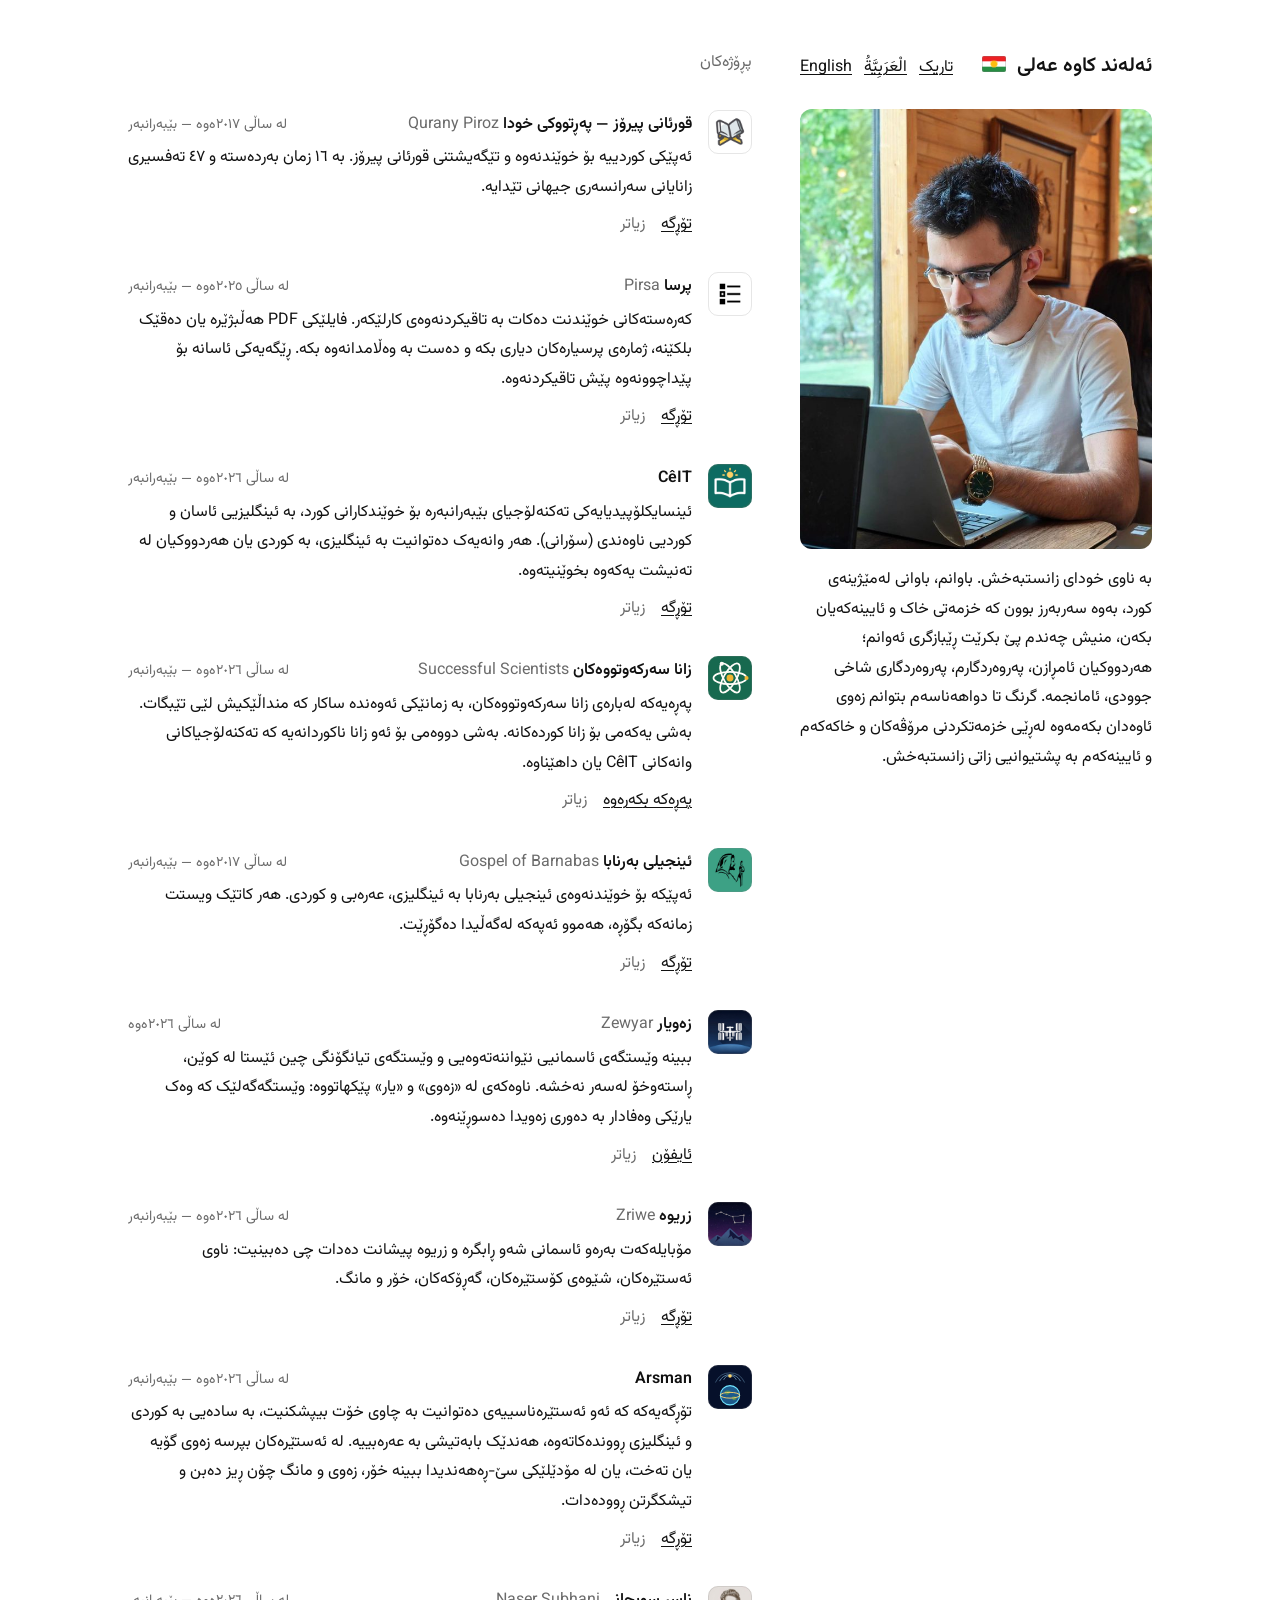
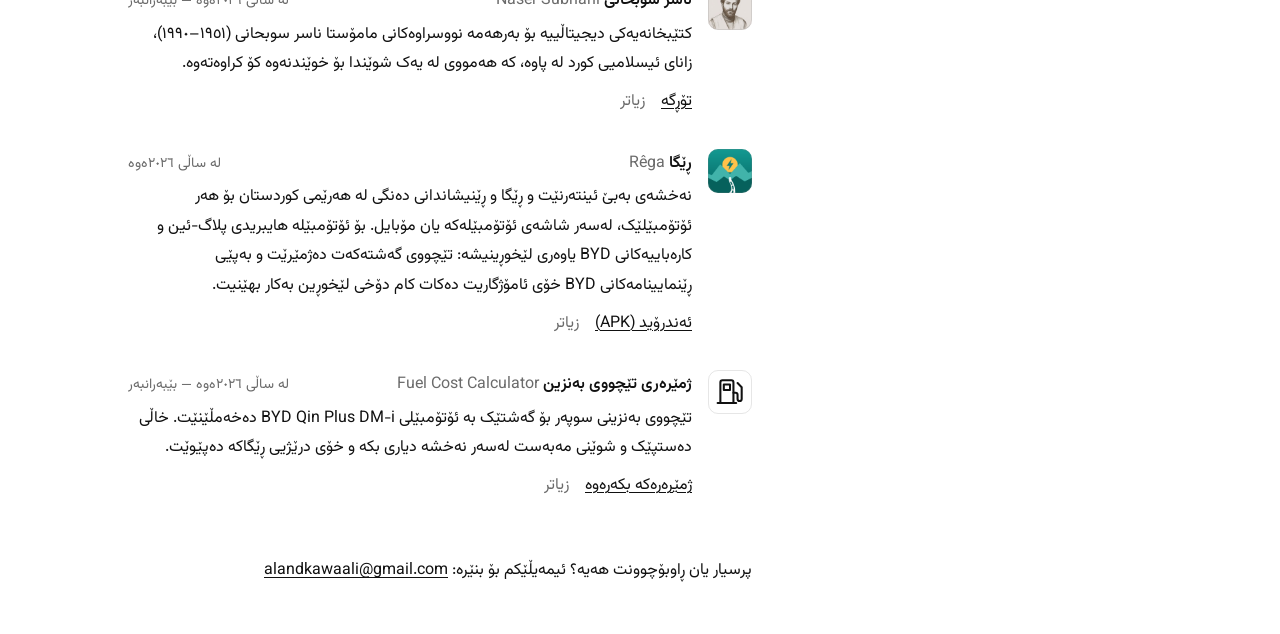
<file: index.html>
<!doctype html>
<html lang="ckb" dir="rtl">
<head>
  <meta charset="utf-8">
  <meta name="viewport" content="width=device-width, initial-scale=1">
  <title>ئەلەند کاوە عەلی — ئەپ و تۆڕگەکان</title>
  <meta name="description" content="ئەپ و تۆڕگەکانی ئەلەند کاوە عەلی بە کوردی، عەرەبی و ئینگلیزی: قورئانی پیرۆز، پرسا، CêIT، زانا سەرکەوتووەکان، ئینجیلی بەرنابا، زەویار، زریوە، Arsman، ناسر سوبحانی، ژمێرەری تێچووی بەنزین و ڕێگا.">
  <meta name="author" content="ئەلەند کاوە عەلی">

  <meta property="og:type" content="website">
  <meta property="og:locale" content="ckb_IQ">
  <meta property="og:title" content="ئەلەند کاوە عەلی — ئەپ و تۆڕگەکان">
  <meta property="og:description" content="ئەپ و تۆڕگە بۆ خوێندنەوە، فێربوون و تەماشاکردنی ئاسمان، بە کوردی، عەرەبی و ئینگلیزی.">
  <meta name="twitter:card" content="summary">

  <link rel="alternate" hreflang="ckb" href="./">
  <link rel="alternate" hreflang="en" href="en">
  <link rel="alternate" hreflang="ar" href="ar">
  <link rel="alternate" hreflang="x-default" href="./">

  <meta name="theme-color" content="#ffffff" media="(prefers-color-scheme: light)">
  <meta name="theme-color" content="#111111" media="(prefers-color-scheme: dark)">
  <link rel="icon" href="favicon.svg" type="image/svg+xml">
  <script>try { const t = localStorage.getItem('theme'); if (t === 'light' || t === 'dark') document.documentElement.dataset.theme = t; } catch (e) {}</script>
  <script src="theme.js" defer></script>
  <script src="more.js" defer></script>

  <link rel="preconnect" href="https://fonts.googleapis.com">
  <link rel="preconnect" href="https://fonts.gstatic.com" crossorigin>
  <link href="https://fonts.googleapis.com/css2?family=Vazirmatn:wght@400;600&display=swap" rel="stylesheet">
  <link rel="stylesheet" href="styles.css">
</head>
<body class="home">
  <header class="profile">
    <div class="site-head">
      <h1>ئەلەند کاوە عەلی <img class="flag" src="images/kurdistan-flag.svg" alt="ئاڵای کوردستان" title="کوردستان" width="24" height="16"></h1>
      <div class="head-links">
        <button class="theme-toggle link-button" type="button" hidden></button>
        <a href="ar.html" lang="ar" hreflang="ar">الْعَرَبِيَّةُ</a>
        <a href="en.html" lang="en" hreflang="en">English</a>
      </div>
    </div>
    <div class="about">
      <img class="portrait" src="images/aland-kawa-ali.jpg" alt="ئەلەند کاوە عەلی لەسەر لاپتۆپ کار دەکات" width="640" height="800">
      <p class="intro">
        بە ناوی خودای زانستبەخش. باوانم، باوانی لەمێژینەی کورد، بەوە سەربەرز بوون کە خزمەتی خاک و ئایینەکەیان بکەن،
        منیش چەندم پێ بکرێت ڕێبازگری ئەوانم؛ هەردووکیان ئامڕازن، پەروەردگارم، پەروەردگاری شاخی جوودی، ئامانجمە. گرنگ
        تا دواهەناسەم بتوانم زەوی ئاوەدان بکەمەوە لەڕێی خزمەتکردنی مرۆڤەکان و خاکەکەم و ئایینەکەم بە پشتیوانیی زاتی
        زانستبەخش.
      </p>
    </div>
  </header>

  <main>
    <section id="projects">
      <h2 class="section-label">پڕۆژەکان</h2>

      <article class="project" id="qurany-piroz">
        <img class="icon" src="images/qurany-piroz.png" alt="" width="44" height="44" loading="lazy">
        <div class="project-body">
          <header class="title">
            <h3>قورئانی پیرۆز — پەڕتووکی خودا <span class="native" lang="en" dir="ltr">Qurany Piroz</span></h3>
            <p class="meta">لە ساڵی ٢٠١٧ەوە — بێبەرانبەر</p>
          </header>
          <p>
            ئەپێکی کوردییە بۆ خوێندنەوە و تێگەیشتنی قورئانی پیرۆز. بە ١٦ زمان بەردەستە و ٤٧ تەفسیری
            زانایانی سەرانسەری جیهانی تێدایە.
          </p>
          <p class="links">
            <a href="https://www.qurany-piroz.com" target="_blank" rel="noopener">تۆڕگە</a>
          </p>
          <details>
            <summary><span class="more">زیاتر</span><span class="less">کەمتر</span></summary>
            <ul>
              <li>هەموو قورئان لە هەر شوێنێک بخوێنەرەوە، تەنانەت بەبێ ئینتەرنێتیش.</li>
              <li>بە یاریی پرسیار و وەڵام زانیاریی قورئانیت تاقی بکەرەوە، یان ڕاستەوخۆ لەگەڵ هاوڕێکانت پێشبڕکێ بکە.</li>
              <li>هەر ئایەتێک وەک بەستەرێک بۆ هاوڕێکانت بنێرە کە ڕاستەوخۆ لە ناو ئەپەکەدا دەکرێتەوە.</li>
            </ul>
          </details>
        </div>
      </article>

      <article class="project" id="pirsa">
        <img class="icon" src="images/pirsa.png" alt="" width="44" height="44" loading="lazy">
        <div class="project-body">
          <header class="title">
            <h3>پرسا <span class="native" lang="en" dir="ltr">Pirsa</span></h3>
            <p class="meta">لە ساڵی ٢٠٢٥ەوە — بێبەرانبەر</p>
          </header>
          <p>
            کەرەستەکانی خوێندنت دەکات بە تاقیکردنەوەی کارلێکەر. فایلێکی PDF هەڵبژێرە یان دەقێک بلکێنە، ژمارەی
            پرسیارەکان دیاری بکە و دەست بە وەڵامدانەوە بکە. ڕێگەیەکی ئاسانە بۆ پێداچوونەوە پێش تاقیکردنەوە.
          </p>
          <p class="links">
            <a href="https://pirsa.web.app" target="_blank" rel="noopener">تۆڕگە</a>
          </p>
          <details>
            <summary><span class="more">زیاتر</span><span class="less">کەمتر</span></summary>
            <ul>
              <li>شەش جۆرە پرسیار: فرەهەڵبژاردن، ڕاست و هەڵە، پرسیاری کراوە، ڕیزکردن، پڕکردنەوەی بۆشایی و جووتکردن.</li>
              <li>دەقی کوردی، عەرەبی و ئینگلیزی دەخوێنێتەوە، تەنانەت لە پەڕە سکانکراوەکانیشدا، هەروەها پرسیارەکان بە زمانی کەرەستەکە خۆی دەنووسێت.</li>
              <li>پرسا لە زاراوەی ئەردەڵانیدا واتە «کەسێک کە بەدوای زانستدا دەگەڕێت».</li>
            </ul>
          </details>
        </div>
      </article>

      <article class="project" id="ceit">
        <img class="icon icon-ceit" src="images/ceit.png" alt="" width="44" height="44" loading="lazy">
        <div class="project-body">
          <header class="title">
            <h3>CêIT</h3>
            <p class="meta">لە ساڵی ٢٠٢٦ەوە — بێبەرانبەر</p>
          </header>
          <p>
            ئینسایکلۆپیدیایەکی تەکنەلۆجیای بێبەرانبەرە بۆ خوێندکارانی کورد، بە ئینگلیزیی ئاسان و کوردیی ناوەندی
            (سۆرانی). هەر وانەیەک دەتوانیت بە ئینگلیزی، بە کوردی یان هەردووکیان لە تەنیشت یەکەوە بخوێنیتەوە.
          </p>
          <p class="links">
            <a href="https://ceit.vercel.app" target="_blank" rel="noopener">تۆڕگە</a>
          </p>
          <details>
            <summary><span class="more">زیاتر</span><span class="less">کەمتر</span></summary>
            <ul>
              <li>«جێ» + IT: شوێنێک بۆ فێربوونی IT.</li>
              <li>کرتە لە هەر زاراوەیەکی تەکنیکی بکە بۆ ئەوەی واتاکەی بە کوردی و ئینگلیزی لەگەڵ نموونەیەک ببینیت.</li>
              <li>بە کردار فێر بە: تۆڕێکی کۆمپیوتەر دروست بکە، ڕۆبۆتێک پرۆگرام بکە و ببینە کۆمپیوتەر چۆن ٢ + ٢ کۆ دەکاتەوە، هەمووی لە ناو پەڕەکەدا.</li>
              <li>وانەی کورت لەگەڵ پرسیاری خێرا بۆ تاقیکردنەوەی خۆت و ڤیدیۆی هەڵبژێردراو.</li>
              <li>دوای کردنەوەی، بەبێ ئینتەرنێتیش کار دەکات. بێ خۆتۆمارکردن و بێ ڕیکلام.</li>
            </ul>
          </details>
        </div>
      </article>

      <article class="project" id="scientists">
        <img class="icon" src="images/scientists.svg" alt="" width="44" height="44" loading="lazy">
        <div class="project-body">
          <header class="title">
            <h3>زانا سەرکەوتووەکان <span class="native" lang="en" dir="ltr">Successful Scientists</span></h3>
            <p class="meta">لە ساڵی ٢٠٢٦ەوە — بێبەرانبەر</p>
          </header>
          <p>
            پەڕەیەکە لەبارەی زانا سەرکەوتووەکان، بە زمانێکی ئەوەندە ساکار کە منداڵێکیش لێی تێبگات. بەشی یەکەمی بۆ
            زانا کوردەکانە. بەشی دووەمی بۆ ئەو زانا ناکوردانەیە کە تەکنەلۆجیاکانی وانەکانی CêIT یان داهێناوە.
          </p>
          <p class="links">
            <a href="scientists?lang=ckb">پەڕەکە بکەرەوە</a>
          </p>
          <details>
            <summary><span class="more">زیاتر</span><span class="less">کەمتر</span></summary>
            <ul>
              <li>هەر ڕستەیەک ژمارەیەکی بچووکی لەسەرە. کرتەی لێ بکە بۆ ئەوەی سەرچاوەکەی ببینیت.</li>
              <li>١٦٤ کارتی تەواو، هەروەها خشتەیەکی ١٥٤ زانای تر کە ناویان لە وانەکاندا هاتووە.</li>
              <li>هەر کارتێک نیشان دەدات بەڵگەکە چەند بەهێزە: بەهێز، مامناوەند، باس نەکراوە یان جێی مشتومڕ.</li>
              <li>هەر زانایەکی ناکورد بەستەری بۆ ئەو وانانەی CêIT هەیە کە باسی کارەکەی دەکەن.</li>
              <li>بە کوردی، عەرەبی و ئینگلیزی. وێنەکان تەنها ئەوانەن کە مۆڵەتی ئازادیان هەیە.</li>
            </ul>
          </details>
        </div>
      </article>

      <article class="project" id="gospel-of-barnabas">
        <img class="icon" src="images/gospel-of-barnabas.jpg" alt="" width="44" height="44" loading="lazy">
        <div class="project-body">
          <header class="title">
            <h3>ئینجیلی بەرنابا <span class="native" lang="en" dir="ltr">Gospel of Barnabas</span></h3>
            <p class="meta">لە ساڵی ٢٠١٧ەوە — بێبەرانبەر</p>
          </header>
          <p>
            ئەپێکە بۆ خوێندنەوەی ئینجیلی بەرنابا بە ئینگلیزی، عەرەبی و کوردی. هەر کاتێک ویستت زمانەکە بگۆڕە، هەموو
            ئەپەکە لەگەڵیدا دەگۆڕێت.
          </p>
          <p class="links">
            <a href="https://gospel-of-barnabas.web.app" target="_blank" rel="noopener">تۆڕگە</a>
          </p>
          <details>
            <summary><span class="more">زیاتر</span><span class="less">کەمتر</span></summary>
            <ul>
              <li>هەر ٢٢٢ بەشەکە، لەگەڵ پێشەکیی بەرنابا، لێکدانەوەیەکی ئیسلامی بۆ ٤٤ بەش و پێنج وتار لەبارەی کتێبەکەوە.</li>
              <li>وەرگێڕانێکی کوردیی نوێ و تەواو.</li>
              <li>قەبارەی نووسین گەورە و بچووک بکە، بگەڕێ، بەشە دڵخوازەکانت پاشەکەوت بکە و هاوبەشیان بکە.</li>
              <li>بەبێ ئینتەرنێت کار دەکات. بێ خۆتۆمارکردن و بێ ڕیکلام.</li>
            </ul>
          </details>
        </div>
      </article>

      <article class="project" id="zewyar">
        <img class="icon" src="images/zewyar.jpg" alt="" width="44" height="44" loading="lazy">
        <div class="project-body">
          <header class="title">
            <h3>زەویار <span class="native" lang="en" dir="ltr">Zewyar</span></h3>
            <p class="meta">لە ساڵی ٢٠٢٦ەوە</p>
          </header>
          <p>
            ببینە وێستگەی ئاسمانیی نێواننەتەوەیی و وێستگەی تیانگۆنگی چین ئێستا لە کوێن، ڕاستەوخۆ لەسەر نەخشە.
            ناوەکەی لە «زەوی» و «یار» پێکهاتووە: وێستگەگەلێک کە وەک یارێکی وەفادار بە دەوری زەویدا دەسوڕێنەوە.
          </p>
          <p class="links">
            <a href="https://apps.apple.com/app/id6794162104" target="_blank" rel="noopener">ئایفۆن</a>
          </p>
          <details>
            <summary><span class="more">زیاتر</span><span class="less">کەمتر</span></summary>
            <ul>
              <li>جووڵەی وێستگەکان لەسەر نەخشە ببینە، خێرایی و بەرزییان بزانە و ببینە لە کوێی زەوی ڕۆژە و لە کوێ شەوە.</li>
              <li>پێش ئەوەی وێستگەیەک بەسەر ئاسمانی شارەکەتدا تێپەڕێت ئاگادارت دەکاتەوە، بۆ ئەوەی بچیتە دەرەوە و بە چاوی خۆت بیبینیت.</li>
              <li>زانیاری لەبارەی کەشتیوانە موسڵمانەکان و چۆنیەتیی دیاریکردنی قیبلە و کاتەکانی پەرستش لە بۆشایی ئاسماندا.</li>
              <li>هەمووی بە کوردی.</li>
            </ul>
          </details>
        </div>
      </article>

      <article class="project" id="zriwe">
        <img class="icon" src="images/zriwe.jpg" alt="" width="44" height="44" loading="lazy">
        <div class="project-body">
          <header class="title">
            <h3>زریوە <span class="native" lang="en" dir="ltr">Zriwe</span></h3>
            <p class="meta">لە ساڵی ٢٠٢٦ەوە — بێبەرانبەر</p>
          </header>
          <p>
            مۆبایلەکەت بەرەو ئاسمانی شەو ڕابگرە و زریوە پیشانت دەدات چی دەبینیت: ناوی ئەستێرەکان، شێوەی کۆستێرەکان،
            گەڕۆکەکان، خۆر و مانگ.
          </p>
          <p class="links">
            <a href="https://zriwe-asman.web.app" target="_blank" rel="noopener">تۆڕگە</a>
          </p>
          <details>
            <summary><span class="more">زیاتر</span><span class="less">کەمتر</span></summary>
            <ul>
              <li>زیاتر لە ٣٬٠٠٠ ئەستێرە و نزیکەی ١٠٠ کۆستێر، لەگەڵ گەلەستێرە و کۆمەڵە ئەستێرەکان.</li>
              <li>ئەو ڕێگەیە ببینە کە خۆر و مانگ ئەمڕۆ بە ئاسماندا دەیبڕن.</li>
              <li>تەنیا ئاڕاستەی بکە و سەیر بکە: نەخشەکە لەگەڵ جووڵەی مۆبایلەکەت دەسوڕێتەوە.</li>
            </ul>
          </details>
        </div>
      </article>

      <article class="project" id="arsman">
        <img class="icon" src="images/arsman.svg" alt="" width="44" height="44" loading="lazy">
        <div class="project-body">
          <header class="title">
            <h3>Arsman</h3>
            <p class="meta">لە ساڵی ٢٠٢٦ەوە — بێبەرانبەر</p>
          </header>
          <p>
            تۆڕگەیەکە کە ئەو ئەستێرەناسییەی دەتوانیت بە چاوی خۆت بیپشکنیت، بە سادەیی بە کوردی و ئینگلیزی
            ڕووندەکاتەوە، هەندێک بابەتیشی بە عەرەبییە. لە ئەستێرەکان بپرسە زەوی گۆیە یان تەخت، یان لە مۆدێلێکی
            سێ-ڕەهەندیدا ببینە خۆر، زەوی و مانگ چۆن ڕیز دەبن و تیشکگرتن ڕوودەدات.
          </p>
          <p class="links">
            <a href="https://arsman.vercel.app/?lang=ckb" target="_blank" rel="noopener">تۆڕگە</a>
          </p>
          <details>
            <summary><span class="more">زیاتر</span><span class="less">کەمتر</span></summary>
            <ul>
              <li>«زەوی گۆیە یان تەخت؟ لە ئەستێرەکان بپرسە»: چیرۆکێکی ١٥ هەنگاوی کورت دەربارەی ستێربوار، ئەستێرەی باکوور و خاچی باشوور، کە لە کۆتاییدا هەردوو بیرۆکەکە بە دادپەروەری تاقی دەکاتەوە، لەگەڵ تاقیگەیەکی زانستیی تەواو (بە ئینگلیزی) بۆ خوێندکار و مامۆستا.</li>
              <li>«تیشکگرتن چۆن ڕوودەدات»: مۆدێلێکی سێ-ڕەهەندیی خۆر، زەوی و مانگ کە لەسەر هاوکێشەی ڕاستەقینە دروستکراوە. بچۆ سەر نزیکترین تیشکگرتنی ڕاستەقینەی داهاتووی خۆر یان مانگ. بە کوردی و ئینگلیزی.</li>
              <li>هەموو ئەنجامێک ڕاستەوخۆ لە هاوکێشەی ئەستێرەناسیی تاقیکراوە دەژمێردرێت، هیچیان بە دەست نەنووسراوە.</li>
              <li>لە وێبگەڕەکەتدا کار دەکات. بێ خۆتۆمارکردن، بێ ڕیکلام و بێ چاودێری.</li>
            </ul>
          </details>
        </div>
      </article>

      <article class="project" id="naser-subhani">
        <img class="icon" src="images/naser-subhani.jpg" alt="" width="44" height="44" loading="lazy">
        <div class="project-body">
          <header class="title">
            <h3>ناسر سوبحانی <span class="native" lang="en" dir="ltr">Naser Subhani</span></h3>
            <p class="meta">لە ساڵی ٢٠٢٦ەوە — بێبەرانبەر</p>
          </header>
          <p>
            کتێبخانەیەکی دیجیتاڵییە بۆ بەرهەمە نووسراوەکانی مامۆستا ناسر سوبحانی (١٩٥١–١٩٩٠)، زانای ئیسلامیی کورد
            لە پاوە، کە هەمووی لە یەک شوێندا بۆ خوێندنەوە کۆ کراوەتەوە.
          </p>
          <p class="links">
            <a href="https://nasir-subhani.web.app" target="_blank" rel="noopener">تۆڕگە</a>
          </p>
          <details>
            <summary><span class="more">زیاتر</span><span class="less">کەمتر</span></summary>
            <ul>
              <li>بەنێو کتێبەکان و بەشەکانیاندا بگەڕێ، لەگەڵ پەراوێز و تێبینییەکان، هەروەها بڕگە دڵخوازەکانت بۆ دواتر پاشەکەوت بکە.</li>
              <li>قورئانێکی تەواو کە بەپێی سوورەتەکان دەتوانیت تێیدا بگەڕێیت.</li>
              <li>قەبارەی نووسین و بۆشایی نێوان دێڕەکان بە دڵی خۆت ڕێک بخە.</li>
              <li>بەبێ ئینتەرنێت کار دەکات و کاتێک بەرهەمی نوێ زیاد دەکرێت خۆی نوێ دەبێتەوە.</li>
            </ul>
          </details>
        </div>
      </article>

      <article class="project" id="rega">
        <img class="icon" src="images/rega.png" alt="" width="44" height="44" loading="lazy">
        <div class="project-body">
          <header class="title">
            <h3>ڕێگا <span class="native" lang="en" dir="ltr">Rêga</span></h3>
            <p class="meta">لە ساڵی ٢٠٢٦ەوە</p>
          </header>
          <p>
            نەخشەی بەبێ ئینتەرنێت و ڕێگا و ڕێنیشاندانی دەنگی لە هەرێمی کوردستان بۆ هەر ئۆتۆمبێلێک، لەسەر شاشەی
            ئۆتۆمبێلەکە یان مۆبایل. بۆ ئۆتۆمبێلە هایبریدی پلاگ-ئین و کارەباییەکانی <span lang="en" dir="ltr">BYD</span> یاوەری لێخوڕینیشە:
            تێچووی گەشتەکەت دەژمێرێت و بەپێی ڕێنمایینامەکانی <span lang="en" dir="ltr">BYD</span> خۆی ئامۆژگاریت دەکات کام دۆخی لێخوڕین بەکار بهێنیت.
          </p>
          <p class="links">
            <a href="rega.apk">ئەندرۆید (APK)</a>
          </p>
          <details>
            <summary><span class="more">زیاتر</span><span class="less">کەمتر</span></summary>
            <ul>
              <li>لە یەکەم کردنەوەدا <span lang="en" dir="ltr">BYD</span> یان مارکەیەکی تر هەڵبژێرە. ئۆتۆمبێلەکانی تر نەخشە و ڕێگا و شوێنە پاشەکەوتکراوەکان و گەڕانیان هەیە.</li>
              <li>ڕێنیشاندانی هەنگاو بە هەنگاو بە دەنگێکی کوردیی تۆمارکراو. دوای داگرتنی نەخشەی کوردستان بەبێ ئینتەرنێتیش کار دەکات.</li>
              <li>ڕێنیشاندان بە مەتر و کیلۆمەتر یان بە ژماردنی شەقام: «دووەم شەقامی لای ڕاست بگرە». شوێنە پاشەکەوتکراوەکانت لەسەر نەخشە دەردەکەون.</li>
              <li>سنووری خێرایی ڕێگاکان لە <span lang="en" dir="ltr">OpenStreetMap</span>ـەوە، لەگەڵ ئاگادارکردنەوە کاتێک لێی تێدەپەڕیت.</li>
              <li>دۆخی <span lang="en" dir="ltr">ECO</span>، <span lang="en" dir="ltr">NORMAL</span> یان <span lang="en" dir="ltr">SPORT</span> بەپێی ئەوەی بۆ تۆ گرنگە پێشنیاز دەکات، لەگەڵ ئامۆژگاری بۆ هەورازی لێژ و نشێوی درێژ. تەنیا ئامۆژگارییە: ئەپەکە هەرگیز ئۆتۆمبێلەکە کۆنترۆڵ ناکات.</li>
              <li>تێچووی گەشت بە بەنزین و بە کارەبا دەژمێرێت، هەروەها تێچووی بارگاویکردن لە ماڵەوە بە نرخنامەی ڕووناکی.</li>
              <li>بە کوردی، عەرەبی و ئینگلیزی. هەر ژمارەیەک دەڵێت لە کوێوە هاتووە و هەرگیز ژمارەیەکی دروستکراو پیشان نادات.</li>
              <li>پێویستی بە ئەندرۆیدی ٧ یان نوێتر هەیە. لە <span lang="en" dir="ltr">Google Play</span>دا نییە، بۆیە ئەندرۆید پێش دامەزراندنی ڕێگەپێدانت لێ دەخوازێت.</li>
              <li>وەشانی ١.٣.٠ وەک ئەپێکی نوێ دادەمەزرێت: دوای دامەزراندنی ڕێگای کۆن بسڕەوە (ڕێکخستن و شوێنە پاشەکەوتکراوەکانی ناگوازرێنەوە).</li>
              <li>ئەپێکی نافەرمییە و پەیوەندیی بە کۆمپانیای <span lang="en" dir="ltr">BYD</span>ـەوە نییە.</li>
            </ul>
          </details>
        </div>
      </article>

      <article class="project" id="fuel-cost-calculator">
        <img class="icon" src="images/fuel-cost.svg" alt="" width="44" height="44" loading="lazy">
        <div class="project-body">
          <header class="title">
            <h3>ژمێرەری تێچووی بەنزین <span class="native" lang="en" dir="ltr">Fuel Cost Calculator</span></h3>
            <p class="meta">لە ساڵی ٢٠٢٦ەوە — بێبەرانبەر</p>
          </header>
          <p>
            تێچووی بەنزینی سوپەر بۆ گەشتێک بە ئۆتۆمبێلی <span lang="en" dir="ltr">BYD Qin Plus DM-i</span> دەخەمڵێنێت.
            خاڵی دەستپێک و شوێنی مەبەست لەسەر نەخشە دیاری بکە و خۆی درێژیی ڕێگاکە دەپێوێت.
          </p>
          <p class="links">
            <a href="fuel.html">ژمێرەرەکە بکەرەوە</a>
          </p>
          <details>
            <summary><span class="more">زیاتر</span><span class="less">کەمتر</span></summary>
            <ul>
              <li>بەکارهێنانی بەنزین بگۆڕە بۆ ئەوەی ببینیت لێخوڕینی خێراتر یان قورستر چەندت تێدەچێت.</li>
              <li>بەکارهێنانی بەنزین بە لیتر بۆ هەر ١٠٠ کیلۆمەتر یان بە کیلۆمەتر بۆ هەر لیترێک دابنێ، دەقاودەق یان لەنێوان دوو ژمارەدا بۆ خەمڵاندنێکی نزیک.</li>
              <li>لە پێوانەیەکی ڕاستەقینەوە دەست پێ دەکات: ٥.٢٦ لیتر بۆ ٢٢٧ کیلۆمەتر، بە ١٠٬٠٠٠ دینار.</li>
              <li>تەنیا بەنزین دەژمێرێت و تێچووی کارەبا لەخۆ ناگرێت.</li>
            </ul>
          </details>
        </div>
      </article>
    </section>
  </main>

  <footer class="contact" id="contact">
    <p>پرسیار یان ڕاوبۆچوونت هەیە؟ ئیمەیڵێکم بۆ بنێرە: <a href="mailto:alandkawaali@gmail.com" lang="en" dir="ltr">alandkawaali@gmail.com</a></p>
  </footer>
</body>
</html>
</file>
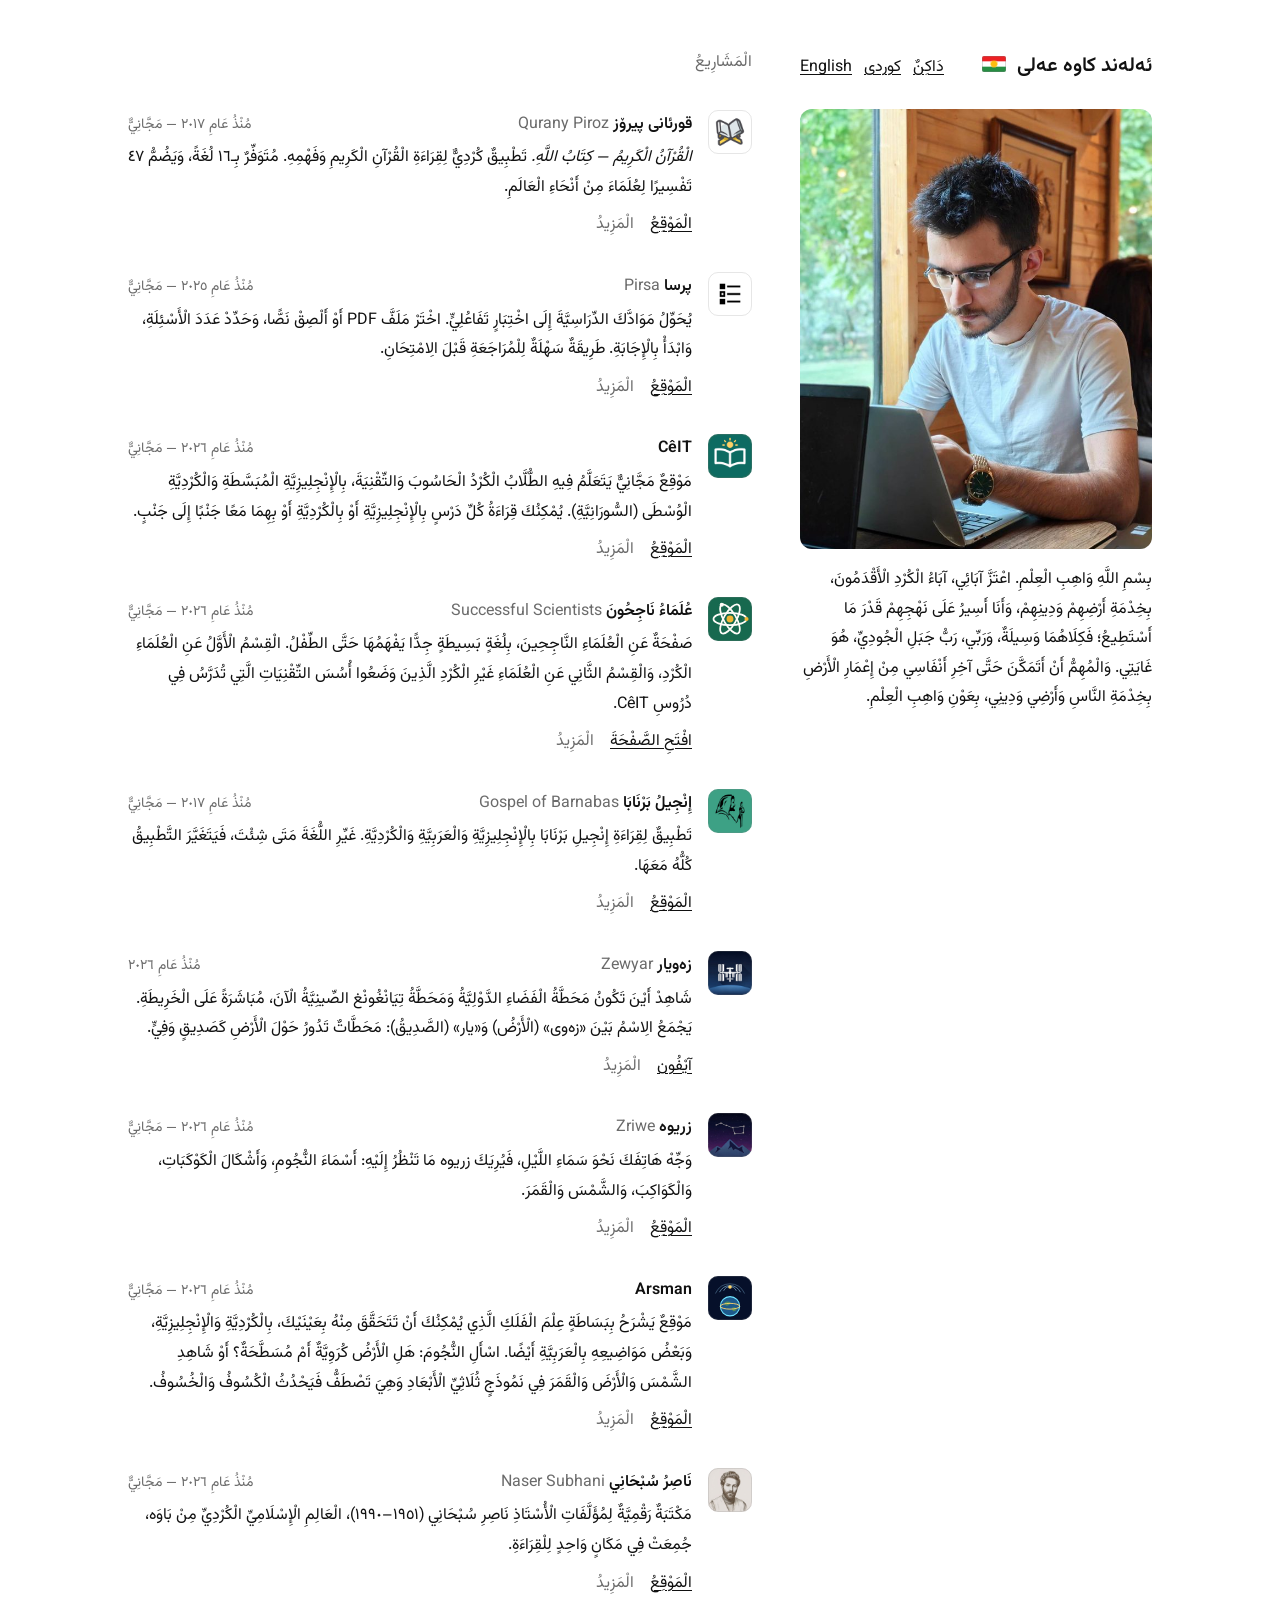
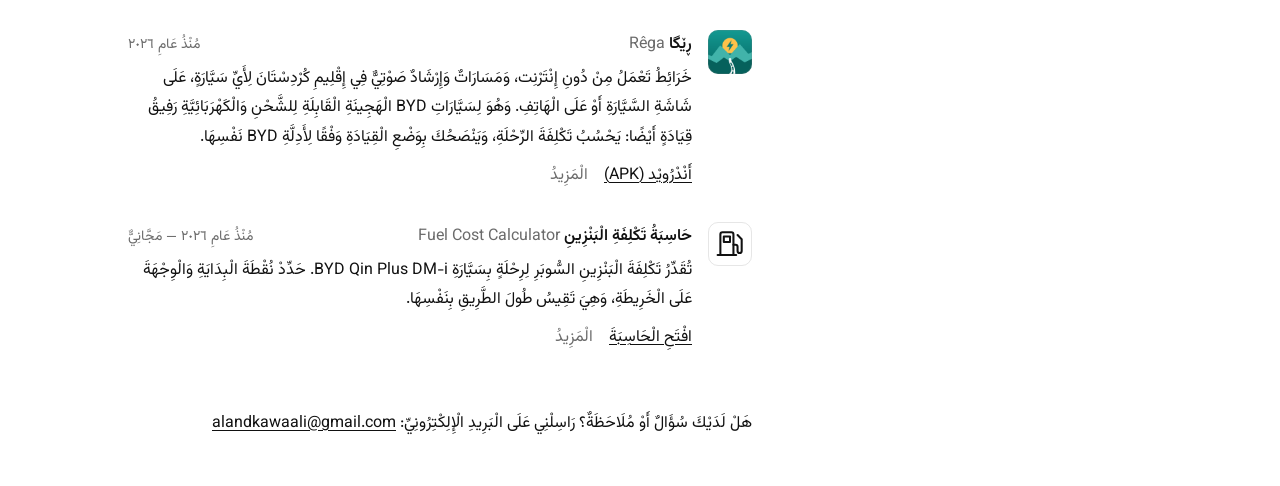
<file: ar.html>
<!doctype html>
<html lang="ar" dir="rtl">
<head>
  <meta charset="utf-8">
  <meta name="viewport" content="width=device-width, initial-scale=1">
  <title>ئەلەند کاوە عەلی — تَطْبِيقَاتٌ وَمَوَاقِعُ</title>
  <!-- The descriptions for search engines and link previews stay without harakat, so searches match. -->
  <meta name="description" content="تطبيقات ومواقع ئەلەند کاوە عەلی بالكردية والعربية والإنجليزية: قورئانی پیرۆز، پرسا، CêIT، علماء ناجحون، إنجيل برنابا، زەویار، زریوە، Arsman، ناصر سبحاني، حاسبة تكلفة البنزين وڕێگا.">
  <meta name="author" content="ئەلەند کاوە عەلی">

  <meta property="og:type" content="website">
  <meta property="og:locale" content="ar_IQ">
  <meta property="og:title" content="ئەلەند کاوە عەلی — تطبيقات ومواقع">
  <meta property="og:description" content="تطبيقات تساعد الناس على القراءة والتعلّم والتأمّل في السماء، بالكردية والعربية والإنجليزية.">
  <meta name="twitter:card" content="summary">

  <link rel="alternate" hreflang="ckb" href="./">
  <link rel="alternate" hreflang="en" href="en">
  <link rel="alternate" hreflang="ar" href="ar">
  <link rel="alternate" hreflang="x-default" href="./">

  <meta name="theme-color" content="#ffffff" media="(prefers-color-scheme: light)">
  <meta name="theme-color" content="#111111" media="(prefers-color-scheme: dark)">
  <link rel="icon" href="favicon.svg" type="image/svg+xml">
  <script>try { const t = localStorage.getItem('theme'); if (t === 'light' || t === 'dark') document.documentElement.dataset.theme = t; } catch (e) {}</script>
  <script src="theme.js" defer></script>
  <script src="more.js" defer></script>

  <link rel="preconnect" href="https://fonts.googleapis.com">
  <link rel="preconnect" href="https://fonts.gstatic.com" crossorigin>
  <link href="https://fonts.googleapis.com/css2?family=Vazirmatn:wght@400;600&display=swap" rel="stylesheet">
  <link rel="stylesheet" href="styles.css">
</head>
<body class="home">
  <header class="profile">
    <div class="site-head">
      <h1><span lang="ckb">ئەلەند کاوە عەلی</span> <img class="flag" src="images/kurdistan-flag.svg" alt="عَلَمُ كُرْدِسْتَانَ" title="كُرْدِسْتَانُ" width="24" height="16"></h1>
      <div class="head-links">
        <button class="theme-toggle link-button" type="button" hidden></button>
        <a href="./" lang="ckb" hreflang="ckb">کوردی</a>
        <a href="en.html" lang="en" hreflang="en">English</a>
      </div>
    </div>
    <div class="about">
      <img class="portrait" src="images/aland-kawa-ali.jpg" alt="ئەلەند کاوە عەلی يَعْمَلُ عَلَى حَاسُوبٍ مَحْمُولٍ" width="640" height="800">
      <p class="intro">
        بِسْمِ اللَّهِ وَاهِبِ الْعِلْمِ. اعْتَزَّ آبَائِي، آبَاءُ الْكُرْدِ الْأَقْدَمُونَ، بِخِدْمَةِ أَرْضِهِمْ وَدِينِهِمْ، وَأَنَا
        أَسِيرُ عَلَى نَهْجِهِمْ قَدْرَ مَا أَسْتَطِيعُ؛ فَكِلَاهُمَا وَسِيلَةٌ، وَرَبِّي، رَبُّ جَبَلِ الْجُودِيِّ، هُوَ غَايَتِي.
        وَالْمُهِمُّ أَنْ أَتَمَكَّنَ حَتَّى آخِرِ أَنْفَاسِي مِنْ إِعْمَارِ الْأَرْضِ بِخِدْمَةِ النَّاسِ وَأَرْضِي وَدِينِي، بِعَوْنِ
        وَاهِبِ الْعِلْمِ.
      </p>
    </div>
  </header>

  <main>
    <section id="projects">
      <h2 class="section-label">الْمَشَارِيعُ</h2>

      <article class="project" id="qurany-piroz">
        <img class="icon" src="images/qurany-piroz.png" alt="" width="44" height="44" loading="lazy">
        <div class="project-body">
          <header class="title">
            <h3><span lang="ckb">قورئانی پیرۆز</span> <span class="native" lang="en" dir="ltr">Qurany Piroz</span></h3>
            <p class="meta">مُنْذُ عَامِ ٢٠١٧ — مَجَّانِيٌّ</p>
          </header>
          <p>
            <em>الْقُرْآنُ الْكَرِيمُ — كِتَابُ اللَّهِ.</em> تَطْبِيقٌ كُرْدِيٌّ لِقِرَاءَةِ الْقُرْآنِ الْكَرِيمِ وَفَهْمِهِ.
            مُتَوَفِّرٌ بِـ١٦ لُغَةً، وَيَضُمُّ ٤٧ تَفْسِيرًا لِعُلَمَاءَ مِنْ أَنْحَاءِ الْعَالَمِ.
          </p>
          <p class="links">
            <a href="https://www.qurany-piroz.com" target="_blank" rel="noopener">الْمَوْقِعُ</a>
          </p>
          <details>
            <summary><span class="more">الْمَزِيدُ</span><span class="less">أَقَلُّ</span></summary>
            <ul>
              <li>اقْرَأِ الْقُرْآنَ كَامِلًا فِي أَيِّ مَكَانٍ، حَتَّى مِنْ دُونِ اتِّصَالٍ بِالْإِنْتَرْنِتِ.</li>
              <li>اخْتَبِرْ مَعْلُومَاتِكَ بِمُسَابَقَةٍ قُرْآنِيَّةٍ، أَوْ تَنَافَسْ فِيهَا مُبَاشَرَةً مَعَ أَصْدِقَائِكَ.</li>
              <li>أَرْسِلْ أَيَّ آيَةٍ إِلَى صَدِيقِكَ كَرَابِطٍ يَفْتَحُهَا مُبَاشَرَةً دَاخِلَ التَّطْبِيقِ.</li>
            </ul>
          </details>
        </div>
      </article>

      <article class="project" id="pirsa">
        <img class="icon" src="images/pirsa.png" alt="" width="44" height="44" loading="lazy">
        <div class="project-body">
          <header class="title">
            <h3><span lang="ckb">پرسا</span> <span class="native" lang="en" dir="ltr">Pirsa</span></h3>
            <p class="meta">مُنْذُ عَامِ ٢٠٢٥ — مَجَّانِيٌّ</p>
          </header>
          <p>
            يُحَوِّلُ مَوَادَّكَ الدِّرَاسِيَّةَ إِلَى اخْتِبَارٍ تَفَاعُلِيٍّ. اخْتَرْ مَلَفَّ PDF أَوْ أَلْصِقْ نَصًّا، وَحَدِّدْ
            عَدَدَ الْأَسْئِلَةِ، وَابْدَأْ بِالْإِجَابَةِ. طَرِيقَةٌ سَهْلَةٌ لِلْمُرَاجَعَةِ قَبْلَ الِامْتِحَانِ.
          </p>
          <p class="links">
            <a href="https://pirsa.web.app" target="_blank" rel="noopener">الْمَوْقِعُ</a>
          </p>
          <details>
            <summary><span class="more">الْمَزِيدُ</span><span class="less">أَقَلُّ</span></summary>
            <ul>
              <li>سِتَّةُ أَنْوَاعٍ مِنَ الْأَسْئِلَةِ: اخْتِيَارٌ مِنْ مُتَعَدِّدٍ، وَصَحٌّ أَوْ خَطَأٌ، وَأَسْئِلَةٌ مَفْتُوحَةٌ، وَتَرْتِيبٌ، وَمَلْءُ الْفَرَاغَاتِ، وَالْمُطَابَقَةُ.</li>
              <li>يَقْرَأُ النُّصُوصَ الْكُرْدِيَّةَ وَالْعَرَبِيَّةَ وَالْإِنْجِلِيزِيَّةَ، حَتَّى الصَّفَحَاتِ الْمُصَوَّرَةَ أَوِ الْمَمْسُوحَةَ ضَوْئِيًّا، وَيَكْتُبُ الْأَسْئِلَةَ بِلُغَةِ الْمَادَّةِ نَفْسِهَا.</li>
              <li>«<span lang="ckb">پرسا</span>» فِي اللَّهْجَةِ الْأَرْدَلَانِيَّةِ الْكُرْدِيَّةِ تَعْنِي «مَنْ يَطْلُبُ الْعِلْمَ».</li>
            </ul>
          </details>
        </div>
      </article>

      <article class="project" id="ceit">
        <img class="icon icon-ceit" src="images/ceit.png" alt="" width="44" height="44" loading="lazy">
        <div class="project-body">
          <header class="title">
            <h3>CêIT</h3>
            <p class="meta">مُنْذُ عَامِ ٢٠٢٦ — مَجَّانِيٌّ</p>
          </header>
          <p>
            مَوْقِعٌ مَجَّانِيٌّ يَتَعَلَّمُ فِيهِ الطُّلَّابُ الْكُرْدُ الْحَاسُوبَ وَالتِّقْنِيَةَ، بِالْإِنْجِلِيزِيَّةِ الْمُبَسَّطَةِ
            وَالْكُرْدِيَّةِ الْوُسْطَى (السُّورَانِيَّةِ). يُمْكِنُكَ قِرَاءَةُ كُلِّ دَرْسٍ بِالْإِنْجِلِيزِيَّةِ أَوْ بِالْكُرْدِيَّةِ أَوْ
            بِهِمَا مَعًا جَنْبًا إِلَى جَنْبٍ.
          </p>
          <p class="links">
            <a href="https://ceit.vercel.app" target="_blank" rel="noopener">الْمَوْقِعُ</a>
          </p>
          <details>
            <summary><span class="more">الْمَزِيدُ</span><span class="less">أَقَلُّ</span></summary>
            <ul>
              <li>«<span lang="ckb">جێ</span>» بِالْكُرْدِيَّةِ تَعْنِي «مَكَانًا»: مَكَانٌ لِتَعَلُّمِ تِقْنِيَةِ الْمَعْلُومَاتِ (IT).</li>
              <li>انْقُرْ عَلَى أَيِّ مُصْطَلَحٍ تِقْنِيٍّ لِتَرَى مَعْنَاهُ بِالْكُرْدِيَّةِ وَالْإِنْجِلِيزِيَّةِ مَعَ مِثَالٍ.</li>
              <li>تَعَلَّمْ بِالتَّطْبِيقِ الْعَمَلِيِّ: ابْنِ شَبَكَةَ حَاسُوبٍ، وَبَرْمِجْ رُوبُوتًا، وَشَاهِدْ كَيْفَ يَجْمَعُ الْحَاسُوبُ ٢ + ٢، كُلُّ ذَلِكَ دَاخِلَ الصَّفْحَةِ.</li>
              <li>دُرُوسٌ قَصِيرَةٌ مَعَ أَسْئِلَةٍ سَرِيعَةٍ لِتَخْتَبِرَ نَفْسَكَ، وَمَقَاطِعُ فِيدْيُو مُخْتَارَةٌ.</li>
              <li>يَعْمَلُ مِنْ دُونِ إِنْتَرْنِتٍ بَعْدَ فَتْحِهِ أَوَّلَ مَرَّةٍ. بِلَا تَسْجِيلٍ وَبِلَا إِعْلَانَاتٍ.</li>
            </ul>
          </details>
        </div>
      </article>

      <article class="project" id="scientists">
        <img class="icon" src="images/scientists.svg" alt="" width="44" height="44" loading="lazy">
        <div class="project-body">
          <header class="title">
            <h3>عُلَمَاءُ نَاجِحُونَ <span class="native" lang="en" dir="ltr">Successful Scientists</span></h3>
            <p class="meta">مُنْذُ عَامِ ٢٠٢٦ — مَجَّانِيٌّ</p>
          </header>
          <p>
            صَفْحَةٌ عَنِ الْعُلَمَاءِ النَّاجِحِينَ، بِلُغَةٍ بَسِيطَةٍ جِدًّا يَفْهَمُهَا حَتَّى الطِّفْلُ. الْقِسْمُ الْأَوَّلُ عَنِ
            الْعُلَمَاءِ الْكُرْدِ، وَالْقِسْمُ الثَّانِي عَنِ الْعُلَمَاءِ غَيْرِ الْكُرْدِ الَّذِينَ وَضَعُوا أُسُسَ التِّقْنِيَاتِ الَّتِي
            تُدَرَّسُ فِي دُرُوسِ CêIT.
          </p>
          <p class="links">
            <a href="scientists?lang=ar">افْتَحِ الصَّفْحَةَ</a>
          </p>
          <details>
            <summary><span class="more">الْمَزِيدُ</span><span class="less">أَقَلُّ</span></summary>
            <ul>
              <li>عَلَى كُلِّ جُمْلَةٍ رَقْمٌ صَغِيرٌ، انْقُرْ عَلَيْهِ لِتَرَى مَصْدَرَهَا.</li>
              <li>١٦٤ بِطَاقَةً كَامِلَةً، وَجَدْوَلٌ فِيهِ ١٥٤ عَالِمًا آخَرَ وَرَدَتْ أَسْمَاؤُهُمْ فِي الدُّرُوسِ.</li>
              <li>تُبَيِّنُ كُلُّ بِطَاقَةٍ مَدَى قُوَّةِ الدَّلِيلِ: قَوِيٌّ، أَوْ مُتَوَسِّطٌ، أَوْ غَيْرُ مَذْكُورٍ، أَوْ مَوْضِعُ خِلَافٍ.</li>
              <li>كُلُّ عَالِمٍ غَيْرِ كُرْدِيٍّ مَرْبُوطٌ بِدُرُوسِ CêIT الَّتِي تَتَحَدَّثُ عَنْ عَمَلِهِ.</li>
              <li>بِالْكُرْدِيَّةِ وَالْعَرَبِيَّةِ وَالْإِنْجِلِيزِيَّةِ، وَالصُّوَرُ كُلُّهَا ذَاتُ رُخْصَةٍ حُرَّةٍ.</li>
            </ul>
          </details>
        </div>
      </article>

      <article class="project" id="gospel-of-barnabas">
        <img class="icon" src="images/gospel-of-barnabas.jpg" alt="" width="44" height="44" loading="lazy">
        <div class="project-body">
          <header class="title">
            <h3>إِنْجِيلُ بَرْنَابَا <span class="native" lang="en" dir="ltr">Gospel of Barnabas</span></h3>
            <p class="meta">مُنْذُ عَامِ ٢٠١٧ — مَجَّانِيٌّ</p>
          </header>
          <p>
            تَطْبِيقٌ لِقِرَاءَةِ إِنْجِيلِ بَرْنَابَا بِالْإِنْجِلِيزِيَّةِ وَالْعَرَبِيَّةِ وَالْكُرْدِيَّةِ. غَيِّرِ اللُّغَةَ مَتَى
            شِئْتَ، فَيَتَغَيَّرَ التَّطْبِيقُ كُلُّهُ مَعَهَا.
          </p>
          <p class="links">
            <a href="https://gospel-of-barnabas.web.app" target="_blank" rel="noopener">الْمَوْقِعُ</a>
          </p>
          <details>
            <summary><span class="more">الْمَزِيدُ</span><span class="less">أَقَلُّ</span></summary>
            <ul>
              <li>الْفُصُولُ الْـ٢٢٢ كُلُّهَا، مَعَ مُقَدِّمَةِ بَرْنَابَا، وَتَعْلِيقٍ إِسْلَامِيٍّ عَلَى ٤٤ فَصْلًا، وَخَمْسِ مَقَالَاتٍ عَنِ الْكِتَابِ.</li>
              <li>تَرْجَمَةٌ كُرْدِيَّةٌ جَدِيدَةٌ وَكَامِلَةٌ.</li>
              <li>كَبِّرِ النَّصَّ أَوْ صَغِّرْهُ، وَابْحَثْ، وَاحْفَظْ فُصُولَكَ الْمُفَضَّلَةَ وَشَارِكْهَا.</li>
              <li>يَعْمَلُ مِنْ دُونِ إِنْتَرْنِتٍ. بِلَا تَسْجِيلٍ وَبِلَا إِعْلَانَاتٍ.</li>
            </ul>
          </details>
        </div>
      </article>

      <article class="project" id="zewyar">
        <img class="icon" src="images/zewyar.jpg" alt="" width="44" height="44" loading="lazy">
        <div class="project-body">
          <header class="title">
            <h3><span lang="ckb">زەویار</span> <span class="native" lang="en" dir="ltr">Zewyar</span></h3>
            <p class="meta">مُنْذُ عَامِ ٢٠٢٦</p>
          </header>
          <p>
            شَاهِدْ أَيْنَ تَكُونُ مَحَطَّةُ الْفَضَاءِ الدَّوْلِيَّةُ وَمَحَطَّةُ تِيَانْغُونْغ الصِّينِيَّةُ الْآنَ، مُبَاشَرَةً عَلَى
            الْخَرِيطَةِ. يَجْمَعُ الِاسْمُ بَيْنَ «<span lang="ckb">زەوی</span>» (الْأَرْضُ) وَ«<span lang="ckb">یار</span>» (الصَّدِيقُ):
            مَحَطَّاتٌ تَدُورُ حَوْلَ الْأَرْضِ كَصَدِيقٍ وَفِيٍّ.
          </p>
          <p class="links">
            <a href="https://apps.apple.com/app/id6794162104" target="_blank" rel="noopener">آيْفُون</a>
          </p>
          <details>
            <summary><span class="more">الْمَزِيدُ</span><span class="less">أَقَلُّ</span></summary>
            <ul>
              <li>تَابِعْ حَرَكَةَ الْمَحَطَّاتِ عَلَى الْخَرِيطَةِ، وَاعْرِفْ سُرْعَتَهَا وَارْتِفَاعَهَا، وَأَيْنَ يَكُونُ النَّهَارُ وَاللَّيْلُ عَلَى الْأَرْضِ.</li>
              <li>يُذَكِّرُكَ قَبْلَ أَنْ تَمُرَّ مَحَطَّةٌ فَوْقَ مَدِينَتِكَ، لِتَخْرُجَ وَتَرَاهَا بِعَيْنَيْكَ.</li>
              <li>تَعَرَّفْ عَلَى رُوَّادِ الْفَضَاءِ الْمُسْلِمِينَ، وَكَيْفَ يُحَدِّدُونَ الْقِبْلَةَ وَأَوْقَاتَ الصَّلَاةِ فِي الْفَضَاءِ.</li>
              <li>بِالْكُرْدِيَّةِ بِالْكَامِلِ.</li>
            </ul>
          </details>
        </div>
      </article>

      <article class="project" id="zriwe">
        <img class="icon" src="images/zriwe.jpg" alt="" width="44" height="44" loading="lazy">
        <div class="project-body">
          <header class="title">
            <h3><span lang="ckb">زریوە</span> <span class="native" lang="en" dir="ltr">Zriwe</span></h3>
            <p class="meta">مُنْذُ عَامِ ٢٠٢٦ — مَجَّانِيٌّ</p>
          </header>
          <p>
            وَجِّهْ هَاتِفَكَ نَحْوَ سَمَاءِ اللَّيْلِ، فَيُرِيَكَ <span lang="ckb">زریوە</span> مَا تَنْظُرُ إِلَيْهِ: أَسْمَاءَ
            النُّجُومِ، وَأَشْكَالَ الْكَوْكَبَاتِ، وَالْكَوَاكِبَ، وَالشَّمْسَ وَالْقَمَرَ.
          </p>
          <p class="links">
            <a href="https://zriwe-asman.web.app" target="_blank" rel="noopener">الْمَوْقِعُ</a>
          </p>
          <details>
            <summary><span class="more">الْمَزِيدُ</span><span class="less">أَقَلُّ</span></summary>
            <ul>
              <li>أَكْثَرُ مِنْ ٣٬٠٠٠ نَجْمٍ وَنَحْوُ ١٠٠ كَوْكَبَةٍ، إِضَافَةً إِلَى الْمَجَرَّاتِ وَالْعَنَاقِيدِ النَّجْمِيَّةِ.</li>
              <li>شَاهِدِ الْمَسَارَ الَّذِي سَتَسْلُكُهُ الشَّمْسُ وَالْقَمَرُ فِي السَّمَاءِ الْيَوْمَ.</li>
              <li>وَجِّهْ هَاتِفَكَ وَانْظُرْ فَحَسْبُ: تَدُورُ الْخَرِيطَةُ مَعَ حَرَكَةِ هَاتِفِكَ.</li>
            </ul>
          </details>
        </div>
      </article>

      <article class="project" id="arsman">
        <img class="icon" src="images/arsman.svg" alt="" width="44" height="44" loading="lazy">
        <div class="project-body">
          <header class="title">
            <h3>Arsman</h3>
            <p class="meta">مُنْذُ عَامِ ٢٠٢٦ — مَجَّانِيٌّ</p>
          </header>
          <p>
            مَوْقِعٌ يَشْرَحُ بِبَسَاطَةٍ عِلْمَ الْفَلَكِ الَّذِي يُمْكِنُكَ أَنْ تَتَحَقَّقَ مِنْهُ بِعَيْنَيْكَ، بِالْكُرْدِيَّةِ
            وَالْإِنْجِلِيزِيَّةِ، وَبَعْضُ مَوَاضِيعِهِ بِالْعَرَبِيَّةِ أَيْضًا. اسْأَلِ النُّجُومَ: هَلِ الْأَرْضُ كُرَوِيَّةٌ أَمْ
            مُسَطَّحَةٌ؟ أَوْ شَاهِدِ الشَّمْسَ وَالْأَرْضَ وَالْقَمَرَ فِي نَمُوذَجٍ ثُلَاثِيِّ الْأَبْعَادِ وَهِيَ تَصْطَفُّ فَيَحْدُثُ
            الْكُسُوفُ وَالْخُسُوفُ.
          </p>
          <p class="links">
            <a href="https://arsman.vercel.app/?lang=ar" target="_blank" rel="noopener">الْمَوْقِعُ</a>
          </p>
          <details>
            <summary><span class="more">الْمَزِيدُ</span><span class="less">أَقَلُّ</span></summary>
            <ul>
              <li>«كُرَوِيَّةٌ أَمْ مُسَطَّحَةٌ؟ اسْأَلِ النُّجُومَ»: قِصَّةٌ مِنْ ١٥ خُطْوَةً قَصِيرَةً عَنْ آثَارِ النُّجُومِ وَنَجْمِ الشَّمَالِ وَالصَّلِيبِ الْجَنُوبِيِّ، تَخْتَبِرُ فِي آخِرِهَا الْفِكْرَتَيْنِ بِإِنْصَافٍ، وَمَعَهَا مُخْتَبَرٌ عِلْمِيٌّ كَامِلٌ (بِالْإِنْجِلِيزِيَّةِ) لِلطُّلَّابِ وَالْمُعَلِّمِينَ.</li>
              <li>«كَيْفَ يَحْدُثُ الْكُسُوفُ وَالْخُسُوفُ»: نَمُوذَجٌ ثُلَاثِيُّ الْأَبْعَادِ لِلشَّمْسِ وَالْأَرْضِ وَالْقَمَرِ مَبْنِيٌّ عَلَى مُعَادَلَاتٍ حَقِيقِيَّةٍ، يَنْقُلُكَ إِلَى أَقْرَبِ كُسُوفٍ أَوْ خُسُوفٍ حَقِيقِيٍّ قَادِمٍ. بِالْكُرْدِيَّةِ وَالْإِنْجِلِيزِيَّةِ.</li>
              <li>كُلُّ نَتِيجَةٍ تُحْسَبُ مُبَاشَرَةً مِنْ مُعَادَلَاتٍ فَلَكِيَّةٍ مُخْتَبَرَةٍ، وَلَا يُكْتَبُ شَيْءٌ مِنْهَا بِالْيَدِ.</li>
              <li>يَعْمَلُ فِي مُتَصَفِّحِكَ. بِلَا تَسْجِيلٍ وَبِلَا إِعْلَانَاتٍ وَبِلَا تَتَبُّعٍ.</li>
            </ul>
          </details>
        </div>
      </article>

      <article class="project" id="naser-subhani">
        <img class="icon" src="images/naser-subhani.jpg" alt="" width="44" height="44" loading="lazy">
        <div class="project-body">
          <header class="title">
            <h3>نَاصِرُ سُبْحَانِي <span class="native" lang="en" dir="ltr">Naser Subhani</span></h3>
            <p class="meta">مُنْذُ عَامِ ٢٠٢٦ — مَجَّانِيٌّ</p>
          </header>
          <p>
            مَكْتَبَةٌ رَقْمِيَّةٌ لِمُؤَلَّفَاتِ الْأُسْتَاذِ نَاصِرِ سُبْحَانِي (١٩٥١–١٩٩٠)، الْعَالِمِ الْإِسْلَامِيِّ الْكُرْدِيِّ مِنْ
            بَاوَه، جُمِعَتْ فِي مَكَانٍ وَاحِدٍ لِلْقِرَاءَةِ.
          </p>
          <p class="links">
            <a href="https://nasir-subhani.web.app" target="_blank" rel="noopener">الْمَوْقِعُ</a>
          </p>
          <details>
            <summary><span class="more">الْمَزِيدُ</span><span class="less">أَقَلُّ</span></summary>
            <ul>
              <li>تَصَفَّحْ كُتُبَهُ فَصْلًا فَصْلًا، مَعَ الْحَوَاشِي وَالْمُلَاحَظَاتِ، وَاحْفَظِ الْمَقَاطِعَ الَّتِي تُعْجِبُكَ لِوَقْتٍ لَاحِقٍ.</li>
              <li>مُصْحَفٌ كَامِلٌ يُمْكِنُكَ الْبَحْثُ فِيهِ، مُرَتَّبٌ حَسَبَ السُّوَرِ.</li>
              <li>غَيِّرْ حَجْمَ النَّصِّ وَالْمَسَافَةَ بَيْنَ الْأَسْطُرِ لِتَقْرَأَ بِرَاحَةٍ.</li>
              <li>يَعْمَلُ مِنْ دُونِ إِنْتَرْنِتٍ، وَيُحَدِّثُ نَفْسَهُ عِنْدَ إِضَافَةِ مُؤَلَّفَاتٍ جَدِيدَةٍ.</li>
            </ul>
          </details>
        </div>
      </article>

      <article class="project" id="rega">
        <img class="icon" src="images/rega.png" alt="" width="44" height="44" loading="lazy">
        <div class="project-body">
          <header class="title">
            <h3><span lang="ckb">ڕێگا</span> <span class="native" lang="en" dir="ltr">Rêga</span></h3>
            <p class="meta">مُنْذُ عَامِ ٢٠٢٦</p>
          </header>
          <p>
            خَرَائِطُ تَعْمَلُ مِنْ دُونِ إِنْتَرْنِت، وَمَسَارَاتٌ وَإِرْشَادٌ صَوْتِيٌّ فِي إِقْلِيمِ كُرْدِسْتَانَ لِأَيِّ سَيَّارَةٍ،
            عَلَى شَاشَةِ السَّيَّارَةِ أَوْ عَلَى الْهَاتِفِ. وَهُوَ لِسَيَّارَاتِ <span lang="en" dir="ltr">BYD</span> الْهَجِينَةِ الْقَابِلَةِ لِلشَّحْنِ وَالْكَهْرَبَائِيَّةِ
            رَفِيقُ قِيَادَةٍ أَيْضًا: يَحْسُبُ تَكْلِفَةَ الرِّحْلَةِ، وَيَنْصَحُكَ بِوَضْعِ الْقِيَادَةِ وَفْقًا لِأَدِلَّةِ <span lang="en" dir="ltr">BYD</span> نَفْسِهَا.
          </p>
          <p class="links">
            <a href="rega.apk">أَنْدْرُويْد (APK)</a>
          </p>
          <details>
            <summary><span class="more">الْمَزِيدُ</span><span class="less">أَقَلُّ</span></summary>
            <ul>
              <li>عِنْدَ أَوَّلِ تَشْغِيلٍ اخْتَرْ <span lang="en" dir="ltr">BYD</span> أَوْ مَارْكَةً أُخْرَى. لِلسَّيَّارَاتِ الْأُخْرَى الْخَرِيطَةُ وَالْمَسَارَاتُ وَالْأَمَاكِنُ الْمَحْفُوظَةُ وَالْبَحْثُ.</li>
              <li>إِرْشَادَاتٌ صَوْتِيَّةٌ خُطْوَةً بِخُطْوَةٍ، وَبِالْكُرْدِيَّةِ بِصَوْتٍ مُسَجَّلٍ. يَعْمَلُ مِنْ دُونِ اتِّصَالٍ بِالْإِنْتَرْنِتِ بَعْدَ تَنْزِيلِ خَرِيطَةِ كُرْدِسْتَانَ.</li>
              <li>إِرْشَادَاتٌ بِالْمَسَافَةِ أَوْ بِعَدِّ الشَّوَارِعِ: «اسْلُكِ الشَّارِعَ الثَّانِيَ عَلَى الْيَمِينِ». وَتَظْهَرُ أَمَاكِنُكَ الْمَحْفُوظَةُ عَلَى الْخَرِيطَةِ.</li>
              <li>حُدُودُ السُّرْعَةِ مِنْ <span lang="en" dir="ltr">OpenStreetMap</span>، مَعَ تَنْبِيهٍ حِينَ تَتَجَاوَزُهَا.</li>
              <li>يَقْتَرِحُ وَضْعَ <span lang="en" dir="ltr">ECO</span> أَوْ <span lang="en" dir="ltr">NORMAL</span> أَوْ <span lang="en" dir="ltr">SPORT</span> بِحَسَبِ مَا يُهِمُّكَ، مَعَ نَصَائِحَ لِلصُّعُودِ الشَّدِيدِ وَالنُّزُولِ الطَّوِيلِ. نَصَائِحُ فَقَطْ: لَا يَتَحَكَّمُ التَّطْبِيقُ بِالسَّيَّارَةِ أَبَدًا.</li>
              <li>يَحْسُبُ تَكْلِفَةَ الرِّحْلَةِ بِالْبَنْزِينِ وَبِالْكَهْرَبَاءِ، وَتَكْلِفَةَ الشَّحْنِ فِي الْبَيْتِ بِتَعْرِفَةِ «رُونَاكِي».</li>
              <li>بِالْكُرْدِيَّةِ وَالْعَرَبِيَّةِ وَالْإِنْجِلِيزِيَّةِ. كُلُّ رَقْمٍ يُبَيِّنُ مِنْ أَيْنَ جَاءَ، وَلَا يَعْرِضُ رَقْمًا مُخْتَلَقًا أَبَدًا.</li>
              <li>يَحْتَاجُ إِلَى أَنْدْرُويْد ٧ أَوْ أَحْدَثَ. لَيْسَ فِي مَتْجَرِ <span lang="en" dir="ltr">Google Play</span>، لِذَا يَطْلُبُ مِنْكَ أَنْدْرُويْد السَّمَاحَ بِتَثْبِيتِهِ.</li>
              <li>يُثَبَّتُ الْإِصْدَارُ ١.٣.٠ تَطْبِيقًا جَدِيدًا: احْذِفْ «<span lang="ckb">ڕێگا</span>» الْقَدِيمَ بَعْدَ تَثْبِيتِهِ (لَا تَنْتَقِلُ إِعْدَادَاتُهُ وَأَمَاكِنُهُ الْمَحْفُوظَةُ).</li>
              <li>«<span lang="ckb">ڕێگا</span>» تَعْنِي «الطَّرِيقَ» بِالْكُرْدِيَّةِ. تَطْبِيقٌ غَيْرُ رَسْمِيٍّ، لَا عَلَاقَةَ لَهُ بِشَرِكَةِ <span lang="en" dir="ltr">BYD</span> وَلَا تَعْتَمِدُهُ.</li>
            </ul>
          </details>
        </div>
      </article>

      <article class="project" id="fuel-cost-calculator">
        <img class="icon" src="images/fuel-cost.svg" alt="" width="44" height="44" loading="lazy">
        <div class="project-body">
          <header class="title">
            <h3>حَاسِبَةُ تَكْلِفَةِ الْبَنْزِينِ <span class="native" lang="en" dir="ltr">Fuel Cost Calculator</span></h3>
            <p class="meta">مُنْذُ عَامِ ٢٠٢٦ — مَجَّانِيٌّ</p>
          </header>
          <p>
            تُقَدِّرُ تَكْلِفَةَ الْبَنْزِينِ السُّوبَرِ لِرِحْلَةٍ بِسَيَّارَةِ <span lang="en" dir="ltr">BYD Qin Plus DM-i</span>.
            حَدِّدْ نُقْطَةَ الْبِدَايَةِ وَالْوِجْهَةَ عَلَى الْخَرِيطَةِ، وَهِيَ تَقِيسُ طُولَ الطَّرِيقِ بِنَفْسِهَا.
          </p>
          <p class="links">
            <a href="fuel-ar.html">افْتَحِ الْحَاسِبَةَ</a>
          </p>
          <details>
            <summary><span class="more">الْمَزِيدُ</span><span class="less">أَقَلُّ</span></summary>
            <ul>
              <li>غَيِّرِ اسْتِهْلَاكَ الْبَنْزِينِ لِتَرَى كَمْ تُكَلِّفُكَ الْقِيَادَةُ الْأَسْرَعُ أَوِ الْأَشَدُّ.</li>
              <li>أَدْخِلِ الِاسْتِهْلَاكَ بِاللِّتْرِ لِكُلِّ ١٠٠ كِيلُومِتْرٍ أَوْ بِالْكِيلُومِتْرِ لِكُلِّ لِتْرٍ، رَقْمًا دَقِيقًا أَوْ نِطَاقًا بَيْنَ رَقْمَيْنِ لِتَقْدِيرٍ تَقْرِيبِيٍّ.</li>
              <li>يَبْدَأُ مِنْ قِيَاسٍ حَقِيقِيٍّ: ٥.٢٦ لِتْرٍ لِمَسَافَةِ ٢٢٧ كِيلُومِتْرًا، بِـ١٠٬٠٠٠ دِينَارٍ.</li>
              <li>يَحْسُبُ الْبَنْزِينَ فَقَطْ، وَلَا يَشْمَلُ تَكْلِفَةَ الْكَهْرَبَاءِ.</li>
            </ul>
          </details>
        </div>
      </article>
    </section>
  </main>

  <footer class="contact" id="contact">
    <p>هَلْ لَدَيْكَ سُؤَالٌ أَوْ مُلَاحَظَةٌ؟ رَاسِلْنِي عَلَى الْبَرِيدِ الْإِلِكْتِرُونِيِّ: <a href="mailto:alandkawaali@gmail.com" lang="en" dir="ltr">alandkawaali@gmail.com</a></p>
  </footer>
</body>
</html>
</file>
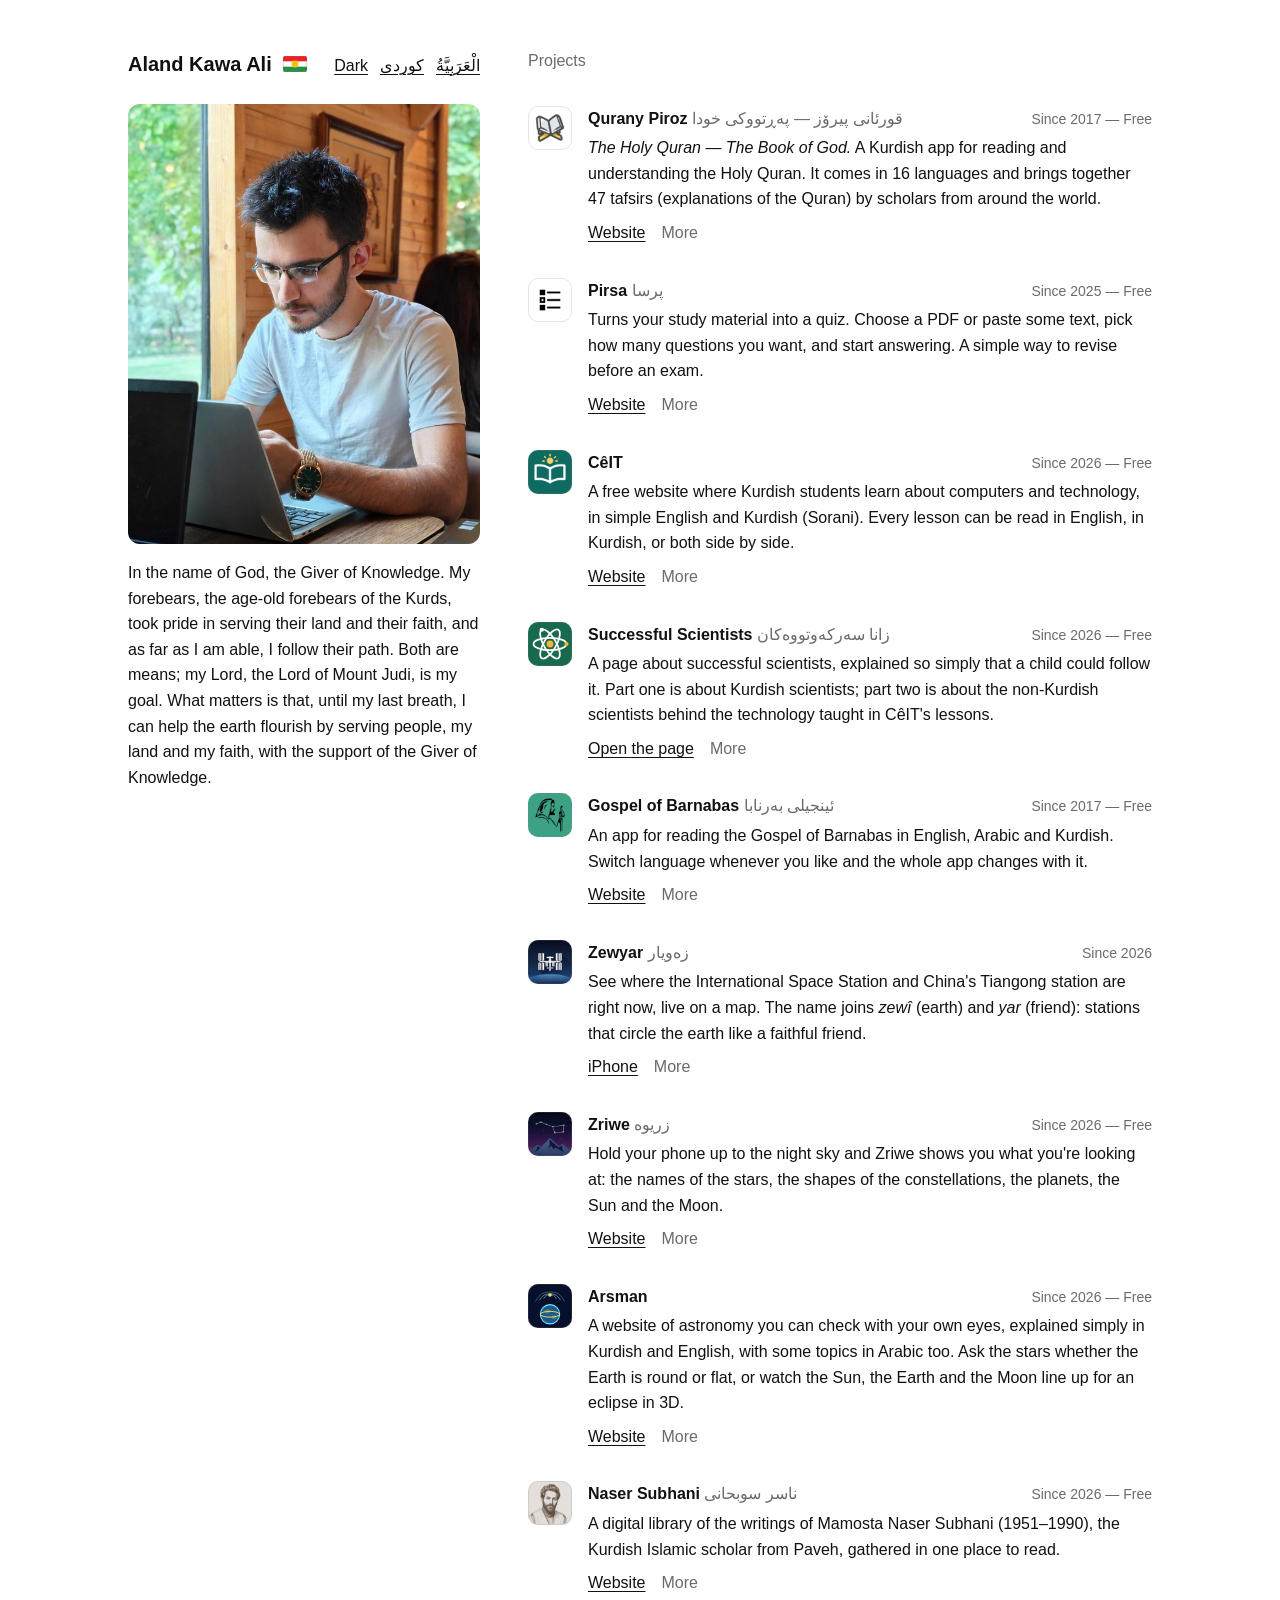
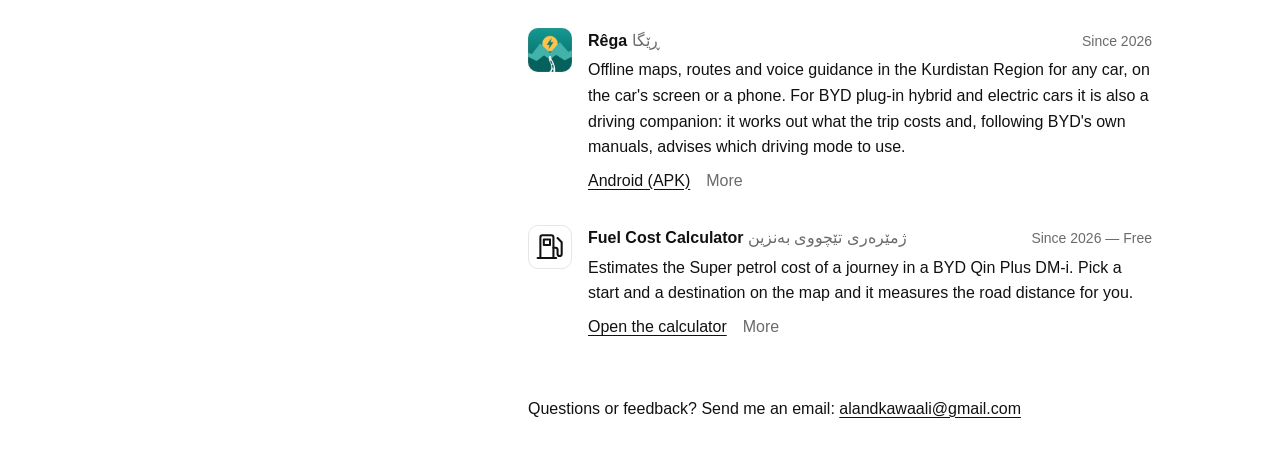
<file: en.html>
<!doctype html>
<html lang="en">
<head>
  <meta charset="utf-8">
  <meta name="viewport" content="width=device-width, initial-scale=1">
  <title>Aland Kawa Ali — Apps &amp; Websites</title>
  <meta name="description" content="Apps and websites by Aland Kawa Ali, in Kurdish, Arabic and English: Qurany Piroz, Pirsa, CêIT, Successful Scientists, Gospel of Barnabas, Zewyar, Zriwe, Arsman, Naser Subhani, the Fuel Cost Calculator and Rêga.">
  <meta name="author" content="Aland Kawa Ali">

  <meta property="og:type" content="website">
  <meta property="og:title" content="Aland Kawa Ali — Apps &amp; Websites">
  <meta property="og:description" content="Apps that help people read, learn and look up at the sky, in Kurdish, Arabic and English.">
  <meta name="twitter:card" content="summary">

  <link rel="alternate" hreflang="ckb" href="./">
  <link rel="alternate" hreflang="en" href="en">
  <link rel="alternate" hreflang="ar" href="ar">
  <link rel="alternate" hreflang="x-default" href="./">

  <meta name="theme-color" content="#ffffff" media="(prefers-color-scheme: light)">
  <meta name="theme-color" content="#111111" media="(prefers-color-scheme: dark)">
  <link rel="icon" href="favicon.svg" type="image/svg+xml">
  <script>try { const t = localStorage.getItem('theme'); if (t === 'light' || t === 'dark') document.documentElement.dataset.theme = t; } catch (e) {}</script>
  <script src="theme.js" defer></script>
  <script src="more.js" defer></script>
  <link rel="stylesheet" href="styles.css">
</head>
<body class="home">
  <header class="profile">
    <div class="site-head">
      <h1>Aland Kawa Ali <img class="flag" src="images/kurdistan-flag.svg" alt="Flag of Kurdistan" title="Kurdistan" width="24" height="16"></h1>
      <div class="head-links">
        <button class="theme-toggle link-button" type="button" hidden></button>
        <a href="./" lang="ckb" hreflang="ckb">کوردی</a>
        <a href="ar.html" lang="ar" hreflang="ar">الْعَرَبِيَّةُ</a>
      </div>
    </div>
    <div class="about">
      <img class="portrait" src="images/aland-kawa-ali.jpg" alt="Aland Kawa Ali working at a laptop" width="640" height="800">
      <p class="intro">
        In the name of God, the Giver of Knowledge. My forebears, the age-old forebears of the Kurds, took pride in
        serving their land and their faith, and as far as I am able, I follow their path. Both are means; my Lord,
        the Lord of Mount Judi, is my goal. What matters is that, until my last breath, I can help the earth flourish
        by serving people, my land and my faith, with the support of the Giver of Knowledge.
      </p>
    </div>
  </header>

  <main>
    <section id="projects">
      <h2 class="section-label">Projects</h2>

      <article class="project" id="qurany-piroz">
        <img class="icon" src="images/qurany-piroz.png" alt="" width="44" height="44" loading="lazy">
        <div class="project-body">
          <header class="title">
            <h3>Qurany Piroz <span class="native" lang="ckb" dir="rtl">قورئانی پیرۆز — پەڕتووکی خودا</span></h3>
            <p class="meta">Since 2017 — Free</p>
          </header>
          <p>
            <em>The Holy Quran — The Book of God.</em> A Kurdish app for reading and understanding the Holy Quran.
            It comes in 16 languages and brings together 47 tafsirs (explanations of the Quran) by scholars from
            around the world.
          </p>
          <p class="links">
            <a href="https://www.qurany-piroz.com" target="_blank" rel="noopener">Website</a>
          </p>
          <details>
            <summary><span class="more">More</span><span class="less">Less</span></summary>
            <ul>
              <li>Read the whole Quran anywhere, even without an internet connection.</li>
              <li>Test what you know with a Quran quiz, or play it live against friends.</li>
              <li>Send any verse to a friend as a link that opens right in the app.</li>
            </ul>
          </details>
        </div>
      </article>

      <article class="project" id="pirsa">
        <img class="icon" src="images/pirsa.png" alt="" width="44" height="44" loading="lazy">
        <div class="project-body">
          <header class="title">
            <h3>Pirsa <span class="native" lang="ckb" dir="rtl">پرسا</span></h3>
            <p class="meta">Since 2025 — Free</p>
          </header>
          <p>
            Turns your study material into a quiz. Choose a PDF or paste some text, pick how many questions you
            want, and start answering. A simple way to revise before an exam.
          </p>
          <p class="links">
            <a href="https://pirsa.web.app" target="_blank" rel="noopener">Website</a>
          </p>
          <details>
            <summary><span class="more">More</span><span class="less">Less</span></summary>
            <ul>
              <li>Six kinds of questions: multiple choice, true or false, written answers, putting things in order, filling in the blanks, and matching.</li>
              <li>Works with Kurdish, Arabic and English, even photographed or scanned pages, and asks the questions in the same language as your notes.</li>
              <li>In the Ardalani dialect of Kurdish, <em>pirsa</em> means “someone who seeks knowledge”.</li>
            </ul>
          </details>
        </div>
      </article>

      <article class="project" id="ceit">
        <img class="icon icon-ceit" src="images/ceit.png" alt="" width="44" height="44" loading="lazy">
        <div class="project-body">
          <header class="title">
            <h3>CêIT</h3>
            <p class="meta">Since 2026 — Free</p>
          </header>
          <p>
            A free website where Kurdish students learn about computers and technology, in simple English and
            Kurdish (Sorani). Every lesson can be read in English, in Kurdish, or both side by side.
          </p>
          <p class="links">
            <a href="https://ceit.vercel.app" target="_blank" rel="noopener">Website</a>
          </p>
          <details>
            <summary><span class="more">More</span><span class="less">Less</span></summary>
            <ul>
              <li><span lang="ckb" dir="rtl">جێ</span> (cê) means “place”: a place to learn IT.</li>
              <li>Tap any technical word to see what it means in Kurdish and in English, with an example.</li>
              <li>Learn by doing: build a computer network, program a robot, and see how a computer adds 2 + 2, right on the page.</li>
              <li>Short lessons with quick questions to check yourself, and hand-picked videos.</li>
              <li>Keeps working without internet once you've opened it. No sign-up and no ads.</li>
            </ul>
          </details>
        </div>
      </article>

      <article class="project" id="scientists">
        <img class="icon" src="images/scientists.svg" alt="" width="44" height="44" loading="lazy">
        <div class="project-body">
          <header class="title">
            <h3>Successful Scientists <span class="native" lang="ckb" dir="rtl">زانا سەرکەوتووەکان</span></h3>
            <p class="meta">Since 2026 — Free</p>
          </header>
          <p>
            A page about successful scientists, explained so simply that a child could follow it. Part one is about
            Kurdish scientists; part two is about the non-Kurdish scientists behind the technology taught in CêIT's lessons.
          </p>
          <p class="links">
            <a href="scientists?lang=en">Open the page</a>
          </p>
          <details>
            <summary><span class="more">More</span><span class="less">Less</span></summary>
            <ul>
              <li>Every sentence has a small number. Tap it to see the source.</li>
              <li>164 full cards, plus a table of 154 more scientists named in the lessons.</li>
              <li>Each card shows how strong the evidence is: strong, medium, not mentioned or disputed.</li>
              <li>Every non-Kurdish scientist links to the CêIT lessons about their work.</li>
              <li>In Kurdish, Arabic and English. Only freely licensed pictures are used.</li>
            </ul>
          </details>
        </div>
      </article>

      <article class="project" id="gospel-of-barnabas">
        <img class="icon" src="images/gospel-of-barnabas.jpg" alt="" width="44" height="44" loading="lazy">
        <div class="project-body">
          <header class="title">
            <h3>Gospel of Barnabas <span class="native" lang="ckb" dir="rtl">ئینجیلی بەرنابا</span></h3>
            <p class="meta">Since 2017 — Free</p>
          </header>
          <p>
            An app for reading the Gospel of Barnabas in English, Arabic and Kurdish. Switch language whenever you
            like and the whole app changes with it.
          </p>
          <p class="links">
            <a href="https://gospel-of-barnabas.web.app" target="_blank" rel="noopener">Website</a>
          </p>
          <details>
            <summary><span class="more">More</span><span class="less">Less</span></summary>
            <ul>
              <li>All 222 chapters, with Barnabas's introduction, an Islamic commentary on 44 chapters, and five articles about the book.</li>
              <li>A new, complete Kurdish translation.</li>
              <li>Make the text bigger or smaller, search, save your favourite chapters, and share them.</li>
              <li>Works without internet. No sign-up and no ads.</li>
            </ul>
          </details>
        </div>
      </article>

      <article class="project" id="zewyar">
        <img class="icon" src="images/zewyar.jpg" alt="" width="44" height="44" loading="lazy">
        <div class="project-body">
          <header class="title">
            <h3>Zewyar <span class="native" lang="ckb" dir="rtl">زەویار</span></h3>
            <p class="meta">Since 2026</p>
          </header>
          <p>
            See where the International Space Station and China's Tiangong station are right now, live on a map.
            The name joins <em>zewî</em> (earth) and <em>yar</em> (friend): stations that circle the earth like a
            faithful friend.
          </p>
          <p class="links">
            <a href="https://apps.apple.com/app/id6794162104" target="_blank" rel="noopener">iPhone</a>
          </p>
          <details>
            <summary><span class="more">More</span><span class="less">Less</span></summary>
            <ul>
              <li>Watch the stations move across the map, see how fast and how high they're flying, and where on Earth it's day or night.</li>
              <li>Get a reminder before a station flies over your city, so you can step outside and see it with your own eyes.</li>
              <li>Learn about Muslim astronauts, and how they find the qibla and prayer times in space.</li>
              <li>Entirely in Kurdish.</li>
            </ul>
          </details>
        </div>
      </article>

      <article class="project" id="zriwe">
        <img class="icon" src="images/zriwe.jpg" alt="" width="44" height="44" loading="lazy">
        <div class="project-body">
          <header class="title">
            <h3>Zriwe <span class="native" lang="ckb" dir="rtl">زریوە</span></h3>
            <p class="meta">Since 2026 — Free</p>
          </header>
          <p>
            Hold your phone up to the night sky and Zriwe shows you what you're looking at: the names of the stars,
            the shapes of the constellations, the planets, the Sun and the Moon.
          </p>
          <p class="links">
            <a href="https://zriwe-asman.web.app" target="_blank" rel="noopener">Website</a>
          </p>
          <details>
            <summary><span class="more">More</span><span class="less">Less</span></summary>
            <ul>
              <li>Over 3,000 stars and nearly 100 constellations, plus galaxies and star clusters.</li>
              <li>See the path the Sun and the Moon will take across the sky today.</li>
              <li>Just point and look: the map turns as you move your phone.</li>
            </ul>
          </details>
        </div>
      </article>

      <article class="project" id="arsman">
        <img class="icon" src="images/arsman.svg" alt="" width="44" height="44" loading="lazy">
        <div class="project-body">
          <header class="title">
            <h3>Arsman</h3>
            <p class="meta">Since 2026 — Free</p>
          </header>
          <p>
            A website of astronomy you can check with your own eyes, explained simply in Kurdish and English, with
            some topics in Arabic too. Ask the stars whether the Earth is round or flat, or watch the Sun, the Earth
            and the Moon line up for an eclipse in 3D.
          </p>
          <p class="links">
            <a href="https://arsman.vercel.app/?lang=en" target="_blank" rel="noopener">Website</a>
          </p>
          <details>
            <summary><span class="more">More</span><span class="less">Less</span></summary>
            <ul>
              <li><em>Round or Flat? Ask the Stars</em>: a 15-step story about star trails, the North Star and the Southern Cross that ends with a fair test of both ideas, plus a full science lab (in English) for students and teachers.</li>
              <li><em>How eclipses work</em>: a 3D Sun, Earth and Moon built from real formulas. Jump to the next real solar or lunar eclipse. In Kurdish and English.</li>
              <li>Every result is worked out live from tested astronomy formulas, never typed in by hand.</li>
              <li>Runs in your browser. No sign-up, no ads and no tracking.</li>
            </ul>
          </details>
        </div>
      </article>

      <article class="project" id="naser-subhani">
        <img class="icon" src="images/naser-subhani.jpg" alt="" width="44" height="44" loading="lazy">
        <div class="project-body">
          <header class="title">
            <h3>Naser Subhani <span class="native" lang="ckb" dir="rtl">ناسر سوبحانی</span></h3>
            <p class="meta">Since 2026 — Free</p>
          </header>
          <p>
            A digital library of the writings of Mamosta Naser Subhani (1951–1990), the Kurdish Islamic scholar
            from Paveh, gathered in one place to read.
          </p>
          <p class="links">
            <a href="https://nasir-subhani.web.app" target="_blank" rel="noopener">Website</a>
          </p>
          <details>
            <summary><span class="more">More</span><span class="less">Less</span></summary>
            <ul>
              <li>Browse his books chapter by chapter, with footnotes and notes, and save the passages you like for later.</li>
              <li>A complete Quran you can search, arranged by surah.</li>
              <li>Change the text size and line spacing to read comfortably.</li>
              <li>Works without internet, and updates itself when new writings are added.</li>
            </ul>
          </details>
        </div>
      </article>

      <article class="project" id="rega">
        <img class="icon" src="images/rega.png" alt="" width="44" height="44" loading="lazy">
        <div class="project-body">
          <header class="title">
            <h3>Rêga <span class="native" lang="ckb" dir="rtl">ڕێگا</span></h3>
            <p class="meta">Since 2026</p>
          </header>
          <p>
            Offline maps, routes and voice guidance in the Kurdistan Region for any car, on the car's screen or a
            phone. For BYD plug-in hybrid and electric cars it is also a driving companion: it works out what the trip
            costs and, following BYD's own manuals, advises which driving mode to use.
          </p>
          <p class="links">
            <a href="rega.apk">Android (APK)</a>
          </p>
          <details>
            <summary><span class="more">More</span><span class="less">Less</span></summary>
            <ul>
              <li>At first start, choose BYD or another make. Other cars get the map, routes, saved places and search.</li>
              <li>Turn-by-turn voice directions, spoken in Kurdish by a recorded voice. Works without internet once the Kurdistan map is downloaded.</li>
              <li>Directions by distance or by streets: “Take the second street on the right”. Your saved places show on the map.</li>
              <li>Speed limits from OpenStreetMap, with a warning when you go over.</li>
              <li>Suggests ECO, NORMAL or SPORT by what matters to you, with tips for steep climbs and long descents. Advice only: the app never controls the car.</li>
              <li>Works out the trip cost on petrol and on electricity, and the cost of charging at home on the Runaki tariff.</li>
              <li>In Kurdish, Arabic and English. Every figure says where it came from, and it never shows a made-up number.</li>
              <li>Needs Android 7.0 or newer. It isn't on Google Play, so Android asks you to allow the install.</li>
              <li>Version 1.3.0 installs as a new app: uninstall the older Rêga afterwards (its settings and saved places don’t carry over).</li>
              <li>Rêga is Kurdish for “road”. An unofficial app, not affiliated with or endorsed by BYD.</li>
            </ul>
          </details>
        </div>
      </article>

      <article class="project" id="fuel-cost-calculator">
        <img class="icon" src="images/fuel-cost.svg" alt="" width="44" height="44" loading="lazy">
        <div class="project-body">
          <header class="title">
            <h3>Fuel Cost Calculator <span class="native" lang="ckb" dir="rtl">ژمێرەری تێچووی بەنزین</span></h3>
            <p class="meta">Since 2026 — Free</p>
          </header>
          <p>
            Estimates the Super petrol cost of a journey in a BYD Qin Plus DM-i. Pick a start and a destination on
            the map and it measures the road distance for you.
          </p>
          <p class="links">
            <a href="fuel-en.html">Open the calculator</a>
          </p>
          <details>
            <summary><span class="more">More</span><span class="less">Less</span></summary>
            <ul>
              <li>Change the fuel consumption to see what faster or more demanding driving would cost.</li>
              <li>Set the consumption in litres per 100 km or in km per litre, as an exact figure or as a range for a rough estimate.</li>
              <li>Starts from a real measurement: 5.26 litres over 227 km, for 10,000 IQD.</li>
              <li>Counts petrol only. Electricity isn't included.</li>
            </ul>
          </details>
        </div>
      </article>
    </section>
  </main>

  <footer class="contact" id="contact">
    <p>Questions or feedback? Send me an email: <a href="mailto:alandkawaali@gmail.com">alandkawaali@gmail.com</a></p>
  </footer>
</body>
</html>
</file>
<file: styles.css>
:root {
  color-scheme: light dark;
  --bg: #fff;
  --ink: #111;
  --muted: #6b6b6b;
  --line: #e4e4e4;
  --page-top: 32px;
  --page-bottom: 56px;
}

/* Dark follows the system setting, unless the visitor picked a theme with the header button
   (theme.js sets data-theme on <html>). */
@media (prefers-color-scheme: dark) {
  :root:not([data-theme="light"]) {
    --bg: #111;
    --ink: #eaeaea;
    --muted: #9a9a9a;
    --line: #2c2c2c;
  }
}
:root[data-theme="dark"] {
  color-scheme: dark;
  --bg: #111;
  --ink: #eaeaea;
  --muted: #9a9a9a;
  --line: #2c2c2c;
}
:root[data-theme="light"] { color-scheme: light; }

*, *::before, *::after { box-sizing: border-box; }

/* Phones first: one column. Tablet and desktop layouts are at the end of this file. */
body {
  max-width: 640px;
  margin: 0 auto;
  padding: var(--page-top) 20px var(--page-bottom);
  background: var(--bg);
  color: var(--ink);
  font: 16px/1.6 -apple-system, BlinkMacSystemFont, "Segoe UI", Roboto, Helvetica, Arial, sans-serif;
  -webkit-text-size-adjust: 100%;
}

/* Arabic-script letters join and need taller lines. */
html[dir="rtl"] body {
  font-family: Vazirmatn, Tahoma, sans-serif;
  line-height: 1.85;
}

a {
  color: inherit;
  text-decoration-thickness: 1px;
  text-underline-offset: 3px;
}
a:hover { color: var(--muted); }

h1, h2, h3, p { margin: 0; }
h1 { font-size: 1.25rem; font-weight: 600; }

.site-head,
.head-links {
  display: flex;
  justify-content: space-between;
  align-items: baseline;
  gap: 16px;
}

/* The name (and the flag beside it) stays on one line; on the narrowest phones the
   buttons on the other side move under it instead. */
.site-head { flex-wrap: wrap; row-gap: 8px; }
.site-head > :first-child { white-space: nowrap; }

/* Home page */

/* The Kurdistan flag beside the name. The outline keeps its white band visible on a white page. */
.flag {
  width: 24px;
  height: 16px;
  margin-inline-start: 6px;
  vertical-align: -1px;
  border-radius: 2px;
  outline: 1px solid rgb(128 128 128 / 0.3);
  outline-offset: -1px;
}

.about { margin-top: 24px; }

.portrait {
  display: block;
  width: 200px;
  max-width: 100%;
  height: auto;
  border-radius: 12px;
  background: var(--line);
}

.intro { margin-top: 16px; }

.section-label {
  margin-top: 48px;
  color: var(--muted);
  font-size: 1em;
  font-weight: 400;
}

.project {
  display: grid;
  grid-template-columns: 44px minmax(0, 1fr);
  gap: 16px;
  margin-top: 32px;
  scroll-margin-top: 16px;
}

.project-body { display: flow-root; }

.icon {
  width: 44px;
  height: 44px;
  border-radius: 10px;
  object-fit: cover;
  outline: 1px solid rgb(128 128 128 / 0.2);
  outline-offset: -1px;
}

/* CêIT's icon has a transparent margin; its own green fills the corners. */
.icon-ceit { background: #156c5e; }

.title {
  display: flex;
  flex-wrap: wrap;
  justify-content: space-between;
  align-items: baseline;
  column-gap: 16px;
}

.title h3 { font-size: 1em; font-weight: 600; }

.native {
  margin-inline-start: 6px;
  color: var(--muted);
  font-weight: 400;
  unicode-bidi: isolate;
}

.meta {
  color: var(--muted);
  font-size: 0.875em;
}

.project-body > p:not(.links) { margin-top: 4px; }

/* The links float so that "More" sits on the same line and its list opens below. */
.links {
  float: inline-start;
  margin-top: 8px;
  margin-inline-end: 16px;
}
.links a { margin-inline-end: 12px; }
.links a:last-child { margin-inline-end: 0; }

details { margin-top: 8px; }

summary {
  display: inline-block;
  color: var(--muted);
  cursor: pointer;
  list-style: none;
}
summary::-webkit-details-marker { display: none; }
summary:hover { color: var(--ink); }

details .less,
details[open] .more { display: none; }
details[open] .less { display: inline; }

/* While more.js folds a list closed, the label already reads "More". */
details[open].closing .more { display: inline; }
details[open].closing .less { display: none; }

details ul {
  clear: both;
  margin: 8px 0 0;
  padding-inline-start: 1.1em;
  color: var(--muted);
  font-size: 0.9375em;
}
details li + li { margin-top: 4px; }

.contact { margin-top: 56px; }

/* Fuel cost calculator */

.calc { margin-top: 32px; }

.lead {
  margin-top: 4px;
  color: var(--muted);
}

/* Tall enough to pick a route, short enough to leave room to scroll past it on a phone. */
.map {
  height: 300px;
  height: clamp(240px, 45svh, 340px);
  margin-top: 24px;
  background: var(--line);
}

.map-status {
  display: flex;
  justify-content: space-between;
  align-items: baseline;
  gap: 16px;
  margin-top: 8px;
  color: var(--muted);
  font-size: 0.9375em;
}

.link-button {
  flex: none;
  padding: 0;
  border: 0;
  background: none;
  color: var(--ink);
  font: inherit;
  text-decoration: underline;
  text-decoration-thickness: 1px;
  text-underline-offset: 3px;
  cursor: pointer;
}
.link-button:hover { color: var(--muted); }

.field { margin-top: 24px; }

.field-row {
  display: flex;
  justify-content: space-between;
  align-items: baseline;
  gap: 16px;
}

.field-row > span { white-space: nowrap; }
.unit { color: var(--muted); }

input[type="number"] {
  width: 5em;
  padding: 0 0 2px;
  border: 0;
  border-bottom: 1px solid var(--muted);
  border-radius: 0;
  background: transparent;
  color: inherit;
  font: inherit;
  text-align: end;
  -moz-appearance: textfield;
  appearance: textfield;
}
input[type="number"]::-webkit-inner-spin-button,
input[type="number"]::-webkit-outer-spin-button { -webkit-appearance: none; }
input[type="number"]:focus {
  border-bottom-color: var(--ink);
  outline: none;
}
html[dir="rtl"] input[type="number"] { text-align: left; }

input[type="range"] {
  display: block;
  width: 100%;
  margin: 8px 0;
  accent-color: var(--ink);
  cursor: pointer;
}

.hint {
  color: var(--muted);
  font-size: 0.875em;
}

/* The unit and exact/range radio buttons above the consumption slider. */
.choice {
  display: flex;
  flex-wrap: wrap;
  gap: 4px 20px;
  margin-top: 8px;
  font-size: 0.875em;
}
.choice label {
  display: inline-flex;
  align-items: center;
  gap: 6px;
  cursor: pointer;
}
.choice input {
  margin: 0;
  accent-color: var(--ink);
  cursor: pointer;
}

.consumption-range .field-row { margin-top: 12px; }

.result {
  margin: 32px 0 0;
  padding-top: 16px;
  border-top: 1px solid var(--line);
}
/* A range makes the figures longer; when one no longer fits beside its label, it moves
   onto its own line instead of breaking in the middle. */
.result div {
  display: flex;
  flex-wrap: wrap;
  justify-content: space-between;
  align-items: baseline;
  gap: 0 16px;
}
.result dt { color: var(--muted); }
.result dd {
  margin: 0;
  margin-inline-start: auto;
  white-space: nowrap;
}
.result .total { margin-bottom: 8px; }
.result .total dt { color: inherit; }
.result .total dd { font-size: 1.5em; font-weight: 600; }

.note {
  margin-top: 24px;
  color: var(--muted);
  font-size: 0.875em;
}

/* Map details, in the same plain look as the page */

.map.leaflet-container { font: inherit; font-size: 12px; }

/* Grey tiles. Leaflet's own "plus-lighter" blending turns tile edges into white lines once a
   filter is applied, so tiles blend normally and overlap by a pixel to hide any hairline gaps. */
.map.leaflet-container img.leaflet-tile {
  width: 257px !important;
  height: 257px !important;
  mix-blend-mode: normal;
  filter: grayscale(1) contrast(0.9) brightness(1.05);
}
@media (prefers-color-scheme: dark) {
  :root:not([data-theme="light"]) .map.leaflet-container img.leaflet-tile {
    filter: grayscale(1) invert(1) brightness(0.8) contrast(0.9);
  }
}
:root[data-theme="dark"] .map.leaflet-container img.leaflet-tile {
  filter: grayscale(1) invert(1) brightness(0.8) contrast(0.9);
}

.map .leaflet-control-zoom.leaflet-bar {
  border: 1px solid var(--line);
  border-radius: 0;
  box-shadow: none;
}
.map .leaflet-bar a,
.map .leaflet-bar a:hover,
.map .leaflet-bar a.leaflet-disabled {
  border-bottom-color: var(--line);
  border-radius: 0 !important;
  background: var(--bg);
  color: var(--ink);
}
.map .leaflet-bar a.leaflet-disabled { color: var(--muted); }

.map .leaflet-control-attribution {
  background: var(--bg);
  color: var(--muted);
  font-size: 10px;
}
.map .leaflet-control-attribution a { color: inherit; }

.route {
  stroke: var(--ink);
  stroke-width: 3;
  stroke-linecap: round;
  stroke-linejoin: round;
  fill: none;
}

.pin {
  display: grid;
  place-items: center;
}
.pin::after {
  content: "";
  width: 16px;
  height: 16px;
  border: 2px solid var(--bg);
  border-radius: 50%;
  background: var(--ink);
  outline: 1px solid var(--ink);
}
.pin-end::after {
  border: 5px solid var(--ink);
  background: var(--bg);
  outline: 1px solid var(--bg);
}

/* Touch screens: larger tap areas for the small text links and the slider, without moving anything. */

@media (pointer: coarse) {
  .site-head a,
  .links a,
  summary,
  .link-button {
    padding-block: 10px;
    margin-block: -10px;
  }
  input[type="range"] { height: 32px; }
  .choice label { min-height: 36px; }
}

/* Tablets: the same single column, with more room around it */

@media (min-width: 600px) {
  :root { --page-top: 56px; --page-bottom: 72px; }
  body {
    max-width: 680px;
    padding-inline: 40px;
  }
}

/* Desktop: two columns */

@media (min-width: 960px) {
  :root { --page-top: 48px; --page-bottom: 48px; }
  body {
    max-width: 1120px;
    padding-inline: 48px;
  }

  /* Home: the name, photo and introduction form a column that stays put while the projects
     scroll beside it. The column is wide so the introduction stays short and the theme and two
     language links fit on the name's row; on shorter windows the photo gives up a little
     height, but never gets wider than 4:3, so it never turns into a strip. */
  .home {
    display: grid;
    grid-template-columns: 352px minmax(0, 624px);
    grid-template-rows: auto 1fr;
    justify-content: space-between;
    align-items: start;
    column-gap: 48px;
  }
  .home .head-links { column-gap: 12px; }
  .profile {
    grid-row: 1 / span 2;
    position: sticky;
    top: var(--page-top);
    display: flex;
    flex-direction: column;
    max-height: calc(100vh - var(--page-top) - var(--page-bottom));
  }
  .about {
    display: flex;
    flex-direction: column;
    min-height: 0;
  }
  .portrait {
    width: 100%;
    min-height: 264px;
    object-fit: cover;
    object-position: 50% 30%;
  }
  .home main,
  .home .contact { grid-column: 2; }
  .home .section-label { margin-top: 0; }

  /* Calculator: the inputs and result on one side, the map filling the other. */
  .calc {
    display: grid;
    grid-template-columns: 340px minmax(0, 1fr);
    grid-template-rows: auto 1fr;
    grid-template-areas:
      "intro map"
      "form  map";
    column-gap: 56px;
    margin-top: 40px;
  }
  .calc-intro { grid-area: intro; }
  .calc-form { grid-area: form; }
  .calc-map {
    grid-area: map;
    display: flex;
    flex-direction: column;
  }
  .calc-map .map {
    flex: 1;
    height: auto;
    min-height: 480px;
    margin-top: 0;
  }
}

/* Windows too short for the photo at its smallest (4:3) plus the whole introduction: the column
   scrolls with the page rather than cutting off the end of the introduction. 630px fits the
   longest introduction (the English one) with a little room to spare; if an introduction grows,
   raise this. */
@media (min-width: 960px) and (max-height: 629px) {
  .profile {
    position: static;
    max-height: none;
  }
}
</file>
